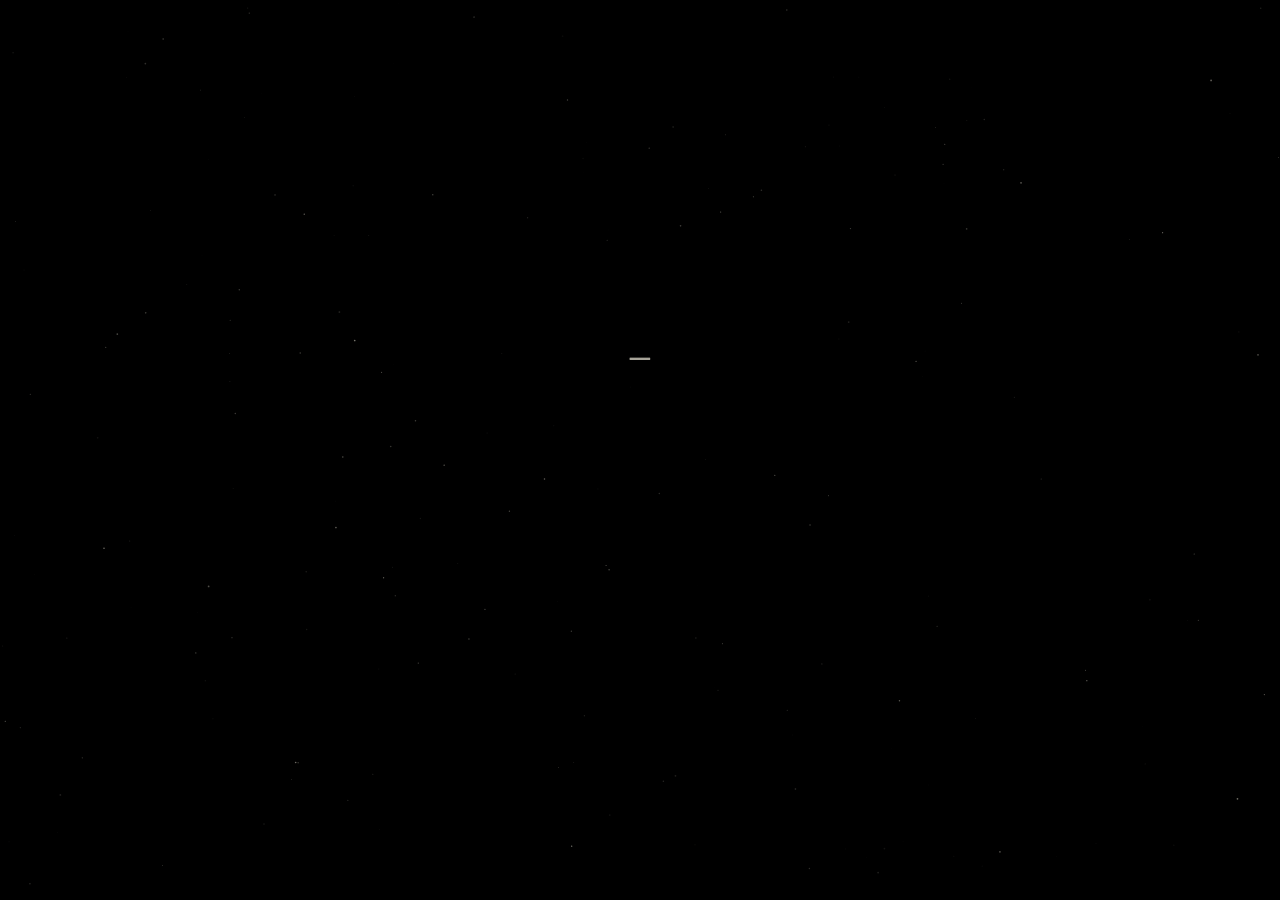
<file: index.html>
<!DOCTYPE html>
<html lang="en">
<head>
  <meta charset="UTF-8">
  <meta name="viewport" content="width=device-width, initial-scale=1.0">
  <title>Riddhi Gupta</title>
  <link rel="preconnect" href="https://fonts.googleapis.com">
  <link rel="preconnect" href="https://fonts.gstatic.com" crossorigin>
  <link href="https://fonts.googleapis.com/css2?family=Courier+Prime:ital,wght@0,400;0,700;1,400&display=swap" rel="stylesheet">
  <style>
    *, *::before, *::after { margin: 0; padding: 0; box-sizing: border-box; }

    html, body {
      width: 100%; height: 100%;
      background: #000;
      font-family: 'Courier Prime', 'Courier New', monospace;
      overflow: hidden;
    }

    /* ── subtle star field ── */
    #stars {
      position: fixed; inset: 0;
      z-index: 0;
    }

    /* ── centre stage ── */
    .stage {
      position: fixed; inset: 0;
      z-index: 1;
      display: flex;
      flex-direction: column;
      align-items: center;
      justify-content: center;
      padding: 0 8%;
      text-align: center;
      gap: 0;
    }

    /* ── quote line ── */
    .quote {
      font-size: clamp(1.45rem, 2.6vw, 2.2rem);
      font-weight: 400;
      color: #ede8d8;
      letter-spacing: 0.025em;
      line-height: 1.5;
      opacity: 0;
      transition: opacity 2s ease;
    }

    /* typewriter underscore cursor */
    .tw-cur {
      display: inline;
      font-weight: 400;
      color: rgba(237, 232, 216, 0.7);
      animation: blink 0.65s step-end infinite;
    }
    .tw-cur.off { display: none; }
    @keyframes blink {
      0%, 100% { opacity: 1; }
      50%       { opacity: 0; }
    }

    /* ── attributions ── */
    .attr {
      margin-top: 1.2rem;
      font-size: clamp(0.85rem, 1.5vw, 1.1rem);
      font-style: italic;
      font-weight: 400;
      color: rgba(237, 232, 216, 0.45);
      letter-spacing: 0.06em;
      opacity: 0;
      transform: translateY(6px);
      transition: opacity 2s ease, transform 2s ease;
    }
    /* Riddhi line fades in faster than Steve Jobs */
    #attr2 {
      transition: opacity 0.5s ease, transform 0.5s ease;
    }

    /* ── button ── */
    .tour {
      display: inline-block;
      margin-top: 5.5rem;
      padding: 0.72rem 2.4rem;
      border: 1px solid rgba(210, 175, 110, 0.38);
      border-radius: 50px;
      background: rgba(210, 175, 110, 0.05);
      color: rgba(218, 185, 120, 0.72);
      font-family: 'Courier Prime', monospace;
      font-size: clamp(0.65rem, 1.1vw, 0.78rem);
      font-weight: 400;
      letter-spacing: 0.22em;
      text-transform: lowercase;
      text-decoration: none;
      opacity: 0;
      transform: translateY(8px);
      transition: opacity 0.5s ease, transform 0.5s ease,
                  color 0.4s, border-color 0.4s, background 0.4s,
                  box-shadow 0.4s;
    }
    .tour:hover {
      color: rgba(230, 200, 140, 1);
      border-color: rgba(210, 175, 110, 0.75);
      background: rgba(210, 175, 110, 0.1);
      box-shadow: 0 0 22px rgba(210, 175, 110, 0.12),
                  inset 0 0 14px rgba(210, 175, 110, 0.05);
    }

    @media (max-width: 600px) {
      .stage { padding: 0 7%; }
    }

    /* ── warp launch overlay — pure black fade ── */
    #warp-overlay {
      position: fixed; inset: 0; z-index: 500;
      background: #000;
      opacity: 0;
      pointer-events: none;
    }
  </style>
</head>
<body>

<canvas id="stars"></canvas>
<div id="warp-overlay"></div>

<div class="stage">
  <p class="quote" id="quote">
    <span id="tw"></span><span class="tw-cur" id="cur">_</span>
  </p>
  <p class="attr"  id="attr1">— steve jobs</p>
  <p class="attr"  id="attr2">— riddhi gupta</p>
  <a  class="tour" id="tour" href="wormhole.html">take a tour of my space</a>
</div>

<script>
/* ── very sparse, faint star field ── */
const canvas = document.getElementById('stars');
const ctx    = canvas.getContext('2d');
let   stars  = [];

function resize() { canvas.width = window.innerWidth; canvas.height = window.innerHeight; }
resize();
window.addEventListener('resize', () => { resize(); buildStars(); });

function buildStars() {
  stars = [];
  const n = Math.floor((canvas.width * canvas.height) / 5500); /* sparse */
  for (let i = 0; i < n; i++) {
    stars.push({
      x:  Math.random() * canvas.width,
      y:  Math.random() * canvas.height,
      r:  Math.random() * 0.8 + 0.1,
      a:  Math.random() * 0.4 + 0.05,
      da: (Math.random() * 0.002 + 0.0005) * (Math.random() > 0.5 ? 1 : -1)
    });
  }
}

function drawStars() {
  ctx.clearRect(0, 0, canvas.width, canvas.height);
  for (const s of stars) {
    s.a += s.da;
    if (s.a > 0.5 || s.a < 0.04) s.da *= -1;
    ctx.save();
    ctx.globalAlpha = Math.max(0.04, s.a);
    ctx.fillStyle   = '#ede8d8';
    ctx.beginPath();
    ctx.arc(s.x, s.y, s.r, 0, Math.PI * 2);
    ctx.fill();
    ctx.restore();
  }
  requestAnimationFrame(drawStars);
}

buildStars();
drawStars();


/* ── animation sequence ── */
const sleep = ms => new Promise(r => setTimeout(r, ms));

function fadeIn(el, { delay = 0, duration = 1000 } = {}) {
  return new Promise(r => {
    setTimeout(() => {
      el.style.opacity   = '1';
      el.style.transform = 'translateY(0)';
      setTimeout(r, duration); /* match transition duration */
    }, delay);
  });
}

async function typewrite(text, speed = 105) {
  const el  = document.getElementById('tw');
  el.textContent = '';
  for (const ch of text) {
    el.textContent += ch;
    const pause = /[.,!?—]/.test(ch)
      ? speed * 5 + Math.random() * 100
      : speed + (Math.random() * 24 - 12);
    await sleep(pause);
  }
}

function startFade(el) {
  el.style.opacity   = '1';
  el.style.transform = 'translateY(0)';
}

async function run() {
  /* 1. quote container fades in */
  await sleep(500);
  await fadeIn(document.getElementById('quote'));

  /* 2. typewriter types the quote */
  await sleep(100);
  await typewrite("I want to put a ding in the universe.");

  /* 3. cursor disappears */
  document.getElementById('cur').classList.add('off');

  /* 4. "— steve jobs" appears 2s after the quote finishes */
  await sleep(2000);
  startFade(document.getElementById('attr1'));

  /* 5. "— riddhi gupta" appears 2s after steve */
  await sleep(2000);
  startFade(document.getElementById('attr2'));

  /* 6. button appears 2s after riddhi */
  await sleep(2000);
  startFade(document.getElementById('tour'));
}

run();

/* ── button click: clean fade to black, tunnel entry lives in wormhole.html ── */
let warping = false;

document.getElementById('tour').addEventListener('click', function(e) {
  e.preventDefault();
  if (warping) return;
  warping = true;

  const stage   = document.querySelector('.stage');
  const overlay = document.getElementById('warp-overlay');

  stage.style.transition = 'opacity 0.22s ease';
  stage.style.opacity    = '0';

  setTimeout(() => {
    overlay.style.transition = 'opacity 0.38s ease';
    overlay.style.opacity    = '1';
    setTimeout(() => { window.location.href = 'wormhole.html'; }, 400);
  }, 140);
});
</script>
</body>
</html>
</file>
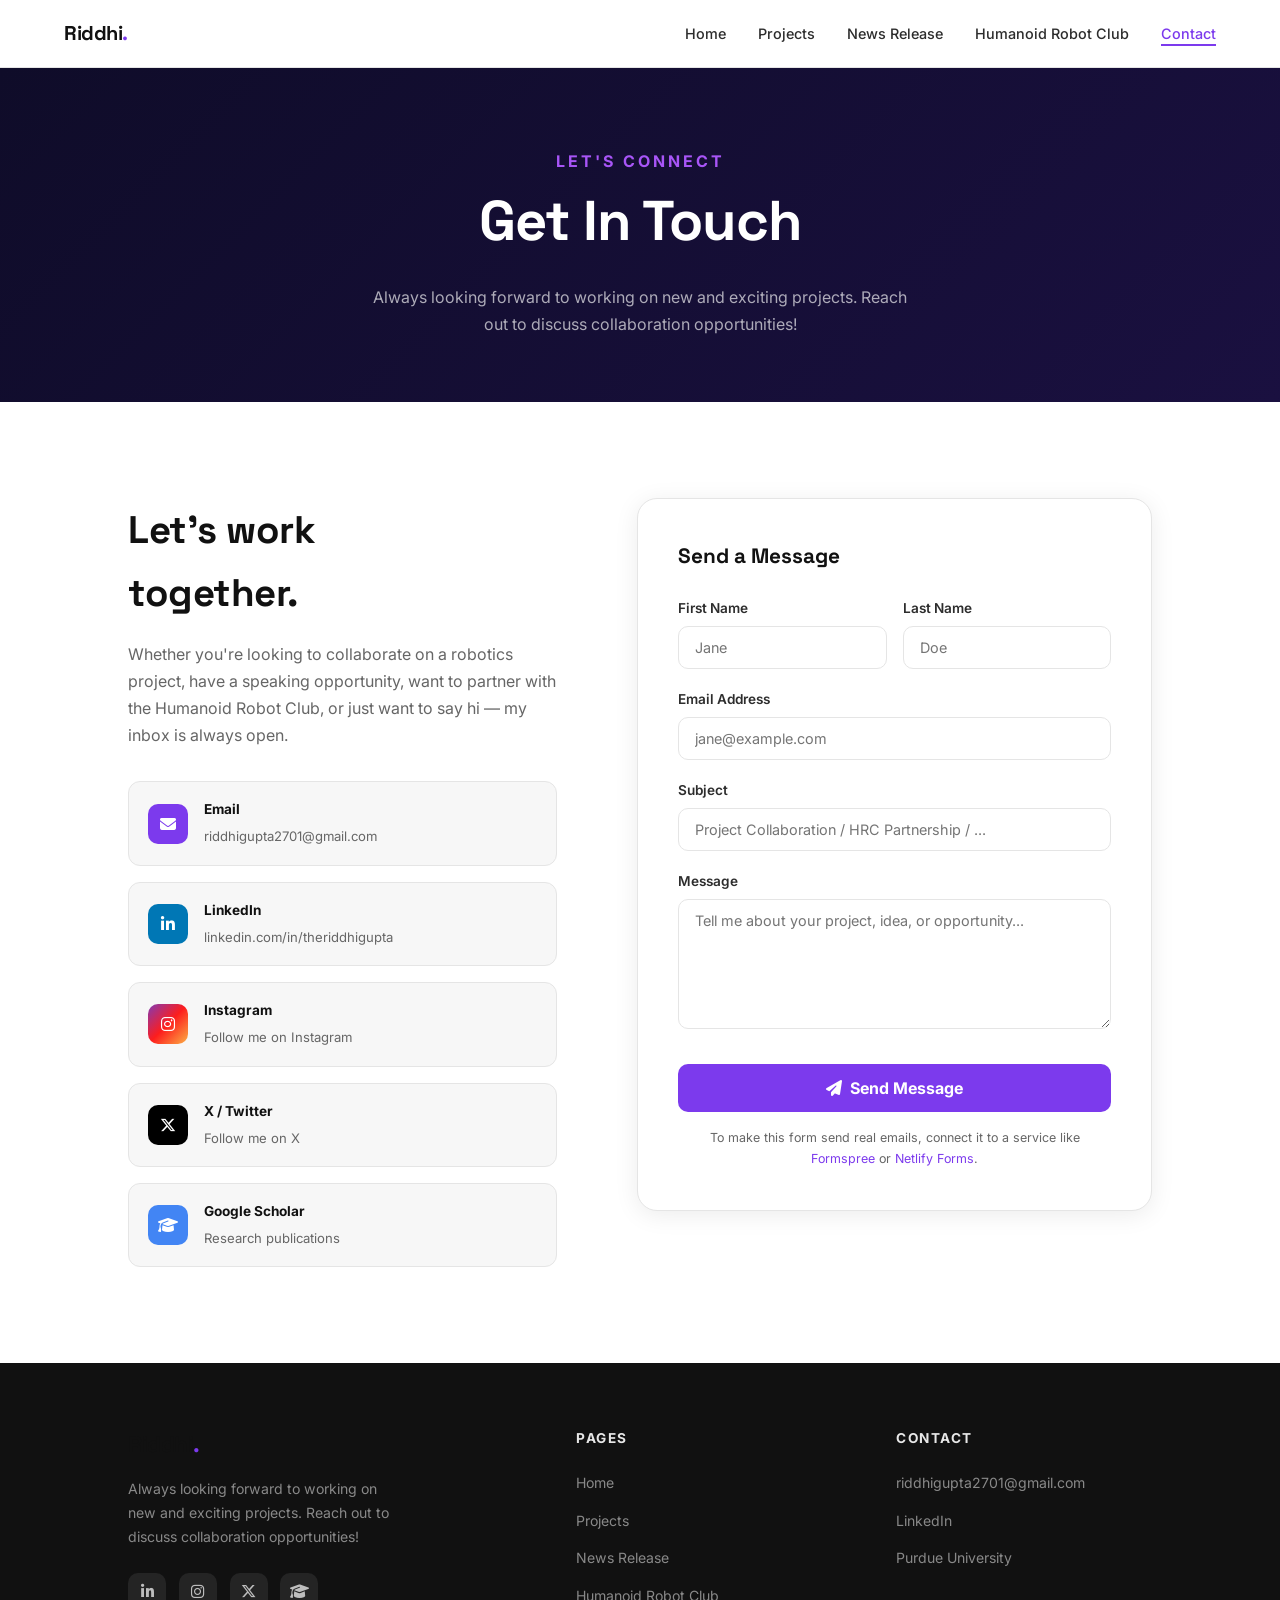
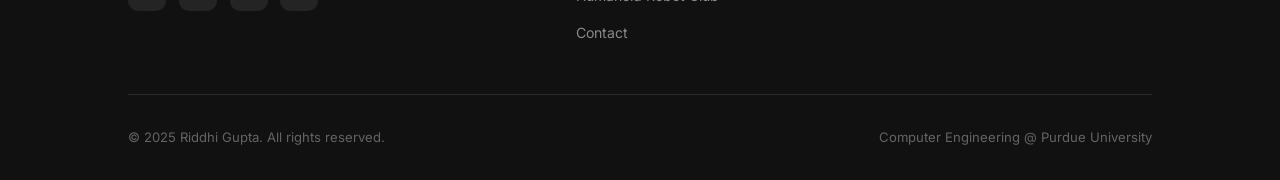
<file: contact.html>
<!DOCTYPE html>
<html lang="en">
<head>
  <meta charset="UTF-8">
  <meta name="viewport" content="width=device-width, initial-scale=1.0">
  <title>Contact — Riddhi Gupta</title>
  <meta name="description" content="Get in touch with Riddhi Gupta — collaborations, opportunities, and questions.">
  <link rel="stylesheet" href="styles.css">
  <link rel="preconnect" href="https://fonts.googleapis.com">
  <link rel="preconnect" href="https://fonts.gstatic.com" crossorigin>
  <link href="https://fonts.googleapis.com/css2?family=Inter:wght@300;400;500;600;700;800&family=Space+Grotesk:wght@400;500;600;700&display=swap" rel="stylesheet">
  <link rel="stylesheet" href="https://cdnjs.cloudflare.com/ajax/libs/font-awesome/6.5.0/css/all.min.css">
  <style>
    .form-success {
      display: none;
      background: #d1fae5;
      border: 1px solid #6ee7b7;
      color: #065f46;
      padding: 1rem 1.5rem;
      border-radius: 10px;
      font-weight: 600;
      margin-top: 1rem;
      text-align: center;
    }
  </style>
</head>
<body>

  <!-- Navigation -->
  <nav class="nav" id="navbar">
    <a href="index.html" class="nav-logo">Riddhi<span>.</span></a>
    <ul class="nav-links">
      <li><a href="index.html">Home</a></li>
      <li><a href="projects.html">Projects</a></li>
      <li><a href="news.html">News Release</a></li>
      <li><a href="hrc.html">Humanoid Robot Club</a></li>
      <li><a href="contact.html" class="active">Contact</a></li>
    </ul>
    <div class="nav-hamburger" id="hamburger" onclick="toggleMenu()">
      <span></span><span></span><span></span>
    </div>
  </nav>
  <div class="nav-mobile" id="mobileNav">
    <a href="index.html" onclick="closeMenu()">Home</a>
    <a href="projects.html" onclick="closeMenu()">Projects</a>
    <a href="news.html" onclick="closeMenu()">News Release</a>
    <a href="hrc.html" onclick="closeMenu()">Humanoid Robot Club</a>
    <a href="contact.html" onclick="closeMenu()">Contact</a>
  </div>

  <!-- Page Hero -->
  <div class="page-top">
    <div class="page-hero">
      <p class="section-label">Let's Connect</p>
      <h1>Get In Touch</h1>
      <p>Always looking forward to working on new and exciting projects. Reach out to discuss collaboration opportunities!</p>
    </div>
  </div>

  <!-- Contact Section -->
  <section>
    <div class="contact-grid">
      <div class="contact-info">
        <h2>Let's work<br>together.</h2>
        <p>Whether you're looking to collaborate on a robotics project, have a speaking opportunity, want to partner with the Humanoid Robot Club, or just want to say hi — my inbox is always open.</p>
        <div class="contact-links">
          <a href="mailto:riddhigupta2701@gmail.com" class="contact-link-item">
            <div class="contact-link-icon"><i class="fa-solid fa-envelope"></i></div>
            <div class="contact-link-text">
              <strong>Email</strong>
              <span>riddhigupta2701@gmail.com</span>
            </div>
          </a>
          <a href="https://linkedin.com/in/theriddhigupta/" target="_blank" rel="noopener" class="contact-link-item">
            <div class="contact-link-icon" style="background:#0077b5;"><i class="fa-brands fa-linkedin-in"></i></div>
            <div class="contact-link-text">
              <strong>LinkedIn</strong>
              <span>linkedin.com/in/theriddhigupta</span>
            </div>
          </a>
          <a href="#" class="contact-link-item">
            <div class="contact-link-icon" style="background:linear-gradient(135deg,#833ab4,#fd1d1d,#fcb045);"><i class="fa-brands fa-instagram"></i></div>
            <div class="contact-link-text">
              <strong>Instagram</strong>
              <span>Follow me on Instagram</span>
            </div>
          </a>
          <a href="#" class="contact-link-item">
            <div class="contact-link-icon" style="background:#000;"><i class="fa-brands fa-x-twitter"></i></div>
            <div class="contact-link-text">
              <strong>X / Twitter</strong>
              <span>Follow me on X</span>
            </div>
          </a>
          <a href="#" class="contact-link-item">
            <div class="contact-link-icon" style="background:#4285f4;"><i class="fa-solid fa-graduation-cap"></i></div>
            <div class="contact-link-text">
              <strong>Google Scholar</strong>
              <span>Research publications</span>
            </div>
          </a>
        </div>
      </div>

      <div class="contact-form">
        <h3>Send a Message</h3>
        <form id="contactForm" onsubmit="submitForm(event)">
          <div class="form-row">
            <div class="form-group">
              <label for="firstName">First Name</label>
              <input type="text" id="firstName" name="firstName" placeholder="Jane" required>
            </div>
            <div class="form-group">
              <label for="lastName">Last Name</label>
              <input type="text" id="lastName" name="lastName" placeholder="Doe" required>
            </div>
          </div>
          <div class="form-group">
            <label for="email">Email Address</label>
            <input type="email" id="email" name="email" placeholder="jane@example.com" required>
          </div>
          <div class="form-group">
            <label for="subject">Subject</label>
            <input type="text" id="subject" name="subject" placeholder="Project Collaboration / HRC Partnership / ...">
          </div>
          <div class="form-group">
            <label for="message">Message</label>
            <textarea id="message" name="message" placeholder="Tell me about your project, idea, or opportunity..." required></textarea>
          </div>
          <button type="submit" class="form-submit">
            <i class="fa-solid fa-paper-plane"></i> &nbsp;Send Message
          </button>
          <div class="form-success" id="formSuccess">
            ✅ Message sent! I'll get back to you soon.
          </div>
        </form>
        <p style="font-size:0.78rem;color:var(--text-muted);margin-top:1rem;text-align:center;">
          To make this form send real emails, connect it to a service like <a href="https://formspree.io" target="_blank" style="color:var(--accent);">Formspree</a> or <a href="https://netlify.com/products/forms/" target="_blank" style="color:var(--accent);">Netlify Forms</a>.
        </p>
      </div>
    </div>
  </section>

  <!-- Footer -->
  <footer>
    <div class="footer-top">
      <div class="footer-brand">
        <div class="nav-logo">Riddhi<span>.</span></div>
        <p>Always looking forward to working on new and exciting projects. Reach out to discuss collaboration opportunities!</p>
        <div class="footer-social">
          <a href="https://linkedin.com/in/theriddhigupta/" target="_blank" class="social-icon"><i class="fa-brands fa-linkedin-in"></i></a>
          <a href="#" class="social-icon"><i class="fa-brands fa-instagram"></i></a>
          <a href="#" class="social-icon"><i class="fa-brands fa-x-twitter"></i></a>
          <a href="#" class="social-icon"><i class="fa-solid fa-graduation-cap"></i></a>
        </div>
      </div>
      <div class="footer-col">
        <h4>Pages</h4>
        <ul>
          <li><a href="index.html">Home</a></li>
          <li><a href="projects.html">Projects</a></li>
          <li><a href="news.html">News Release</a></li>
          <li><a href="hrc.html">Humanoid Robot Club</a></li>
          <li><a href="contact.html">Contact</a></li>
        </ul>
      </div>
      <div class="footer-col">
        <h4>Contact</h4>
        <ul>
          <li><a href="mailto:riddhigupta2701@gmail.com">riddhigupta2701@gmail.com</a></li>
          <li><a href="https://linkedin.com/in/theriddhigupta/" target="_blank">LinkedIn</a></li>
          <li><a href="#">Purdue University</a></li>
        </ul>
      </div>
    </div>
    <div class="footer-bottom">
      <span>&copy; 2025 Riddhi Gupta. All rights reserved.</span>
      <span>Computer Engineering @ Purdue University</span>
    </div>
  </footer>

  <script src="script.js"></script>
</body>
</html>
</file>
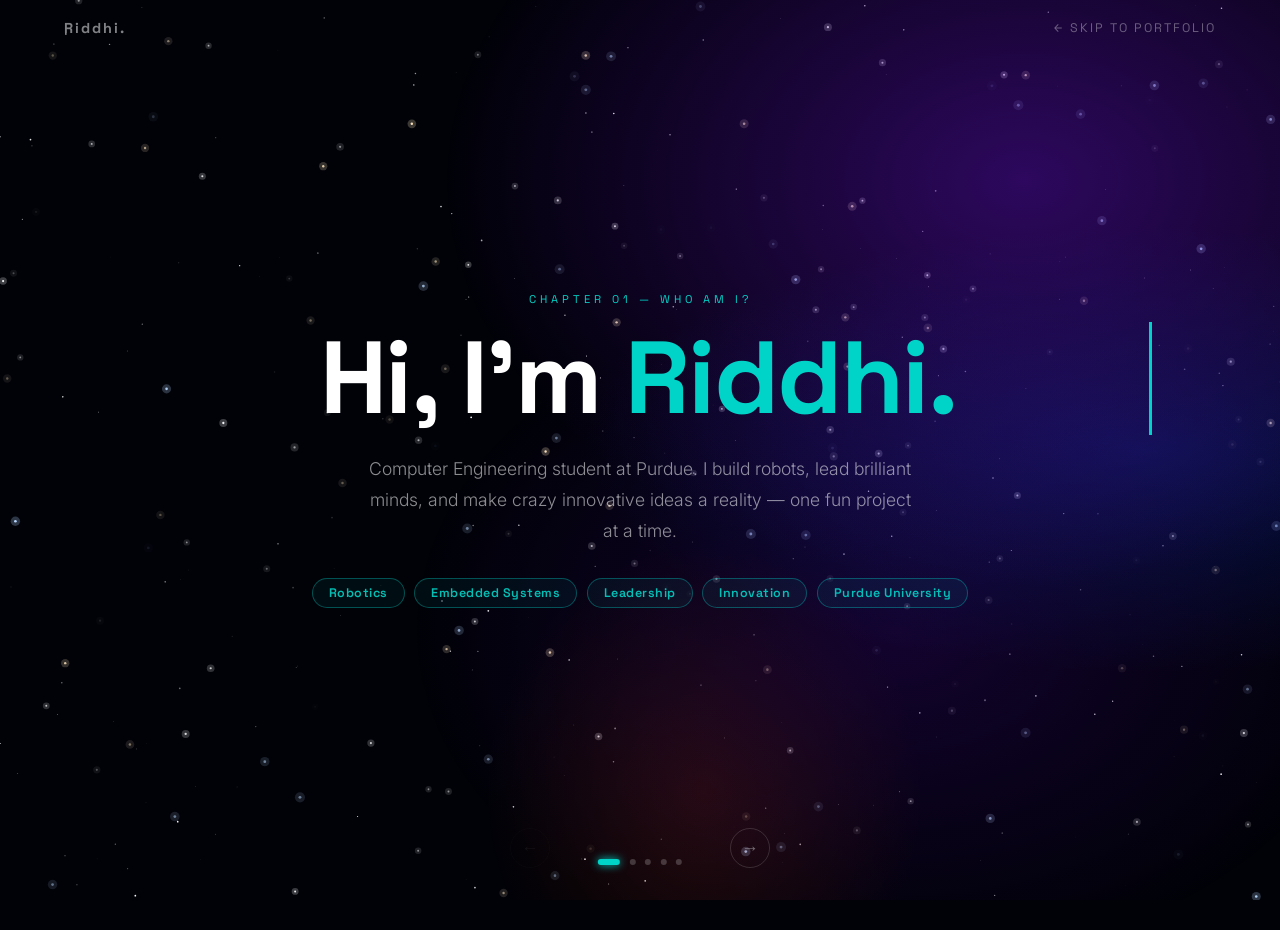
<file: experience.html>
<!DOCTYPE html>
<html lang="en">
<head>
  <meta charset="UTF-8">
  <meta name="viewport" content="width=device-width, initial-scale=1.0">
  <title>Experience — Riddhi Gupta</title>
  <link rel="preconnect" href="https://fonts.googleapis.com">
  <link rel="preconnect" href="https://fonts.gstatic.com" crossorigin>
  <link href="https://fonts.googleapis.com/css2?family=Space+Grotesk:wght@300;400;500;600;700&family=Inter:wght@300;400;500;600&display=swap" rel="stylesheet">
  <style>
    *, *::before, *::after { margin:0; padding:0; box-sizing:border-box; }

    :root {
      --teal: #00d4c8;
      --purple: #7b2fff;
      --space: #010208;
    }

    html { font-size: 16px; }
    body {
      font-family: 'Space Grotesk', sans-serif;
      background: var(--space);
      color: #fff;
      overflow: hidden;
      height: 100vh;
      width: 100vw;
    }

    /* ── Stars ── */
    #stars {
      position: fixed; inset:0; z-index:0;
    }

    /* ── Nebula bg ── */
    .nebula {
      position: fixed; inset:0; z-index:1; pointer-events:none;
      background:
        radial-gradient(ellipse at 80% 20%, rgba(100,15,200,0.45) 0%, transparent 40%),
        radial-gradient(ellipse at 90% 50%, rgba(15,50,200,0.3)  0%, transparent 35%),
        radial-gradient(ellipse at 70% 70%, rgba(50,5,110,0.38)  0%, transparent 38%),
        radial-gradient(ellipse at 55% 88%, rgba(255,70,0,0.14)  0%, transparent 22%);
    }

    /* ── Slide system ── */
    .slide-container {
      position: relative; z-index:2;
      width: 100vw; height: 100vh;
    }

    .slide {
      position: absolute; inset:0;
      display: flex;
      align-items: center;
      justify-content: center;
      padding: 6% 10%;
      opacity: 0;
      pointer-events: none;
      transition: opacity 0.7s ease, transform 0.7s ease;
      transform: translateY(30px);
    }
    .slide.active {
      opacity: 1;
      pointer-events: all;
      transform: translateY(0);
    }
    .slide.exit {
      opacity: 0;
      transform: translateY(-30px);
      transition: opacity 0.4s ease, transform 0.4s ease;
    }

    /* ── Nav bar ── */
    .topbar {
      position: fixed; top:0; left:0; right:0;
      z-index: 100;
      display: flex;
      align-items: center;
      justify-content: space-between;
      padding: 1.2rem 5%;
    }
    .topbar-logo {
      font-size: 0.9rem;
      font-weight: 700;
      letter-spacing: 2px;
      color: rgba(255,255,255,0.5);
      text-decoration: none;
    }
    .topbar-back {
      font-size: 0.78rem;
      letter-spacing: 2px;
      text-transform: uppercase;
      color: rgba(255,255,255,0.35);
      text-decoration: none;
      display: flex; align-items:center; gap:0.4rem;
      transition: color 0.2s;
    }
    .topbar-back:hover { color: var(--teal); }

    /* ── Progress dots ── */
    .progress {
      position: fixed;
      bottom: 2.2rem;
      left: 50%; transform: translateX(-50%);
      z-index: 100;
      display: flex;
      gap: 0.6rem;
      align-items: center;
    }
    .dot {
      width: 6px; height: 6px;
      border-radius: 50%;
      background: rgba(255,255,255,0.2);
      cursor: pointer;
      transition: all 0.3s;
    }
    .dot.active {
      background: var(--teal);
      width: 22px;
      border-radius: 3px;
      box-shadow: 0 0 8px var(--teal);
    }

    /* ── Arrows ── */
    .arrow {
      position: fixed;
      bottom: 2rem;
      z-index: 100;
      background: none;
      border: 1px solid rgba(255,255,255,0.15);
      color: rgba(255,255,255,0.4);
      width: 40px; height: 40px;
      border-radius: 50%;
      font-size: 1.1rem;
      cursor: pointer;
      display: flex; align-items:center; justify-content:center;
      transition: all 0.2s;
    }
    .arrow:hover { border-color: var(--teal); color: var(--teal); }
    .arrow.prev { right: calc(50% + 90px); }
    .arrow.next { left:  calc(50% + 90px); }
    .arrow:disabled { opacity: 0.15; cursor: default; }

    /* ── Shared typography ── */
    .label {
      font-size: 0.7rem;
      letter-spacing: 4px;
      text-transform: uppercase;
      color: var(--teal);
      margin-bottom: 1rem;
    }
    .big-title {
      font-size: clamp(2.8rem, 6vw, 5.5rem);
      font-weight: 700;
      line-height: 1.1;
      letter-spacing: -1.5px;
    }
    .sub {
      font-family: 'Inter', sans-serif;
      font-size: clamp(0.95rem, 1.4vw, 1.1rem);
      color: rgba(255,255,255,0.55);
      line-height: 1.75;
      font-weight: 300;
      max-width: 520px;
      margin-top: 1.2rem;
    }

    /* Teal highlight word */
    .hi { color: var(--teal); }

    /* ─────────────────────────────────────
       Slide 1: Intro
    ───────────────────────────────────── */
    #slide-1 { flex-direction: column; text-align: center; }
    #slide-1 .big-title { font-size: clamp(3rem, 8vw, 7rem); }
    #slide-1 .sub { max-width: 560px; margin: 1.2rem auto 0; }

    .typewriter {
      overflow: hidden;
      border-right: 3px solid var(--teal);
      white-space: nowrap;
      animation: typing 1.2s steps(14,end) 0.3s both, blink 0.75s step-end infinite;
    }
    @keyframes typing {
      from { width: 0; } to { width: 100%; }
    }
    @keyframes blink {
      0%,100% { border-color: var(--teal); }
      50% { border-color: transparent; }
    }

    .tag-row {
      display: flex; flex-wrap: wrap; gap: 0.6rem;
      justify-content: center;
      margin-top: 2rem;
    }
    .chip {
      font-size: 0.78rem;
      font-weight: 600;
      padding: 0.35rem 1rem;
      border-radius: 999px;
      border: 1px solid rgba(0,212,200,0.35);
      color: rgba(0,212,200,0.9);
      background: rgba(0,212,200,0.06);
      letter-spacing: 0.5px;
    }

    /* ─────────────────────────────────────
       Slide 2: Projects
    ───────────────────────────────────── */
    #slide-2 { flex-direction: column; }
    .proj-grid {
      display: grid;
      grid-template-columns: repeat(2, 1fr);
      gap: 1rem;
      margin-top: 2rem;
      width: 100%;
      max-width: 820px;
    }
    .proj-card {
      background: rgba(255,255,255,0.04);
      border: 1px solid rgba(255,255,255,0.08);
      border-radius: 14px;
      padding: 1.3rem 1.5rem;
      transition: all 0.3s;
    }
    .proj-card:hover {
      background: rgba(0,212,200,0.07);
      border-color: rgba(0,212,200,0.3);
      transform: translateY(-3px);
    }
    .proj-icon { font-size: 1.8rem; margin-bottom: 0.6rem; }
    .proj-card h3 {
      font-size: 0.95rem;
      font-weight: 700;
      margin-bottom: 0.4rem;
      color: #fff;
    }
    .proj-card p {
      font-family: 'Inter', sans-serif;
      font-size: 0.82rem;
      color: rgba(255,255,255,0.45);
      line-height: 1.55;
      font-weight: 300;
    }

    /* ─────────────────────────────────────
       Slide 3: HRC
    ───────────────────────────────────── */
    #slide-3 {
      display: grid;
      grid-template-columns: 1fr 1fr;
      gap: 5rem;
      align-items: center;
    }
    .hrc-stats {
      display: grid;
      grid-template-columns: 1fr 1fr;
      gap: 1.2rem;
    }
    .stat-box {
      background: rgba(255,255,255,0.04);
      border: 1px solid rgba(255,255,255,0.08);
      border-radius: 14px;
      padding: 1.3rem;
      text-align: center;
    }
    .stat-box .num {
      font-size: 2.6rem;
      font-weight: 700;
      color: var(--teal);
      line-height: 1;
      margin-bottom: 0.3rem;
    }
    .stat-box .stat-label {
      font-size: 0.75rem;
      color: rgba(255,255,255,0.4);
      letter-spacing: 0.5px;
      font-family: 'Inter', sans-serif;
      font-weight: 300;
    }

    /* ─────────────────────────────────────
       Slide 4: Skills
    ───────────────────────────────────── */
    #slide-4 { flex-direction: column; }
    .skills-cloud {
      display: flex;
      flex-wrap: wrap;
      gap: 0.6rem;
      margin-top: 2rem;
      max-width: 780px;
      justify-content: center;
    }
    .skill-pill {
      font-family: 'Inter', sans-serif;
      font-size: 0.8rem;
      font-weight: 500;
      padding: 0.38rem 1rem;
      border-radius: 999px;
      background: rgba(255,255,255,0.05);
      border: 1px solid rgba(255,255,255,0.1);
      color: rgba(255,255,255,0.7);
      cursor: default;
      transition: all 0.2s;
    }
    .skill-pill:hover {
      background: rgba(0,212,200,0.12);
      border-color: rgba(0,212,200,0.4);
      color: var(--teal);
    }
    .skill-pill.highlight {
      background: rgba(0,212,200,0.1);
      border-color: rgba(0,212,200,0.35);
      color: rgba(0,212,200,0.9);
    }

    /* ─────────────────────────────────────
       Slide 5: Contact
    ───────────────────────────────────── */
    #slide-5 { flex-direction: column; text-align: center; align-items: center; }
    #slide-5 .big-title { font-size: clamp(2.4rem, 5vw, 4.5rem); }
    .cta-row {
      display: flex;
      gap: 1rem;
      flex-wrap: wrap;
      justify-content: center;
      margin-top: 2.5rem;
    }
    .cta-btn {
      display: inline-flex;
      align-items: center;
      gap: 0.55rem;
      padding: 0.9rem 2rem;
      border-radius: 50px;
      font-family: 'Space Grotesk', sans-serif;
      font-size: 0.9rem;
      font-weight: 700;
      letter-spacing: 0.4px;
      text-decoration: none;
      transition: all 0.3s;
      cursor: pointer;
    }
    .cta-teal {
      background: rgba(0,212,200,0.12);
      border: 1.5px solid var(--teal);
      color: var(--teal);
    }
    .cta-teal:hover {
      background: rgba(0,212,200,0.22);
      box-shadow: 0 0 30px rgba(0,212,200,0.35);
      transform: translateY(-3px);
    }
    .cta-white {
      background: rgba(255,255,255,0.06);
      border: 1.5px solid rgba(255,255,255,0.3);
      color: #fff;
    }
    .cta-white:hover {
      background: rgba(255,255,255,0.12);
      border-color: rgba(255,255,255,0.6);
      transform: translateY(-3px);
    }

    /* ── Responsive ── */
    @media (max-width: 700px) {
      #slide-3 { grid-template-columns: 1fr; gap: 2rem; }
      .proj-grid { grid-template-columns: 1fr; }
      .slide { padding: 14% 6% 8%; }
    }
  </style>
</head>
<body>

<canvas id="stars"></canvas>
<div class="nebula"></div>

<!-- Top bar -->
<div class="topbar">
  <a href="index.html" class="topbar-logo">Riddhi.</a>
  <a href="home.html" class="topbar-back">
    <svg width="12" height="12" viewBox="0 0 24 24" fill="currentColor"><path d="M19 11H7.83l4.88-4.88c.39-.39.39-1.03 0-1.42-.39-.39-1.02-.39-1.41 0l-6.59 6.59c-.39.39-.39 1.02 0 1.41l6.59 6.59c.39.39 1.02.39 1.41 0 .39-.39.39-1.02 0-1.41L7.83 13H19c.55 0 1-.45 1-1s-.45-1-1-1z"/></svg>
    Skip to Portfolio
  </a>
</div>

<!-- Slides -->
<div class="slide-container">

  <!-- Slide 1: Intro -->
  <div class="slide active" id="slide-1">
    <div class="label">Chapter 01 — Who Am I?</div>
    <div class="big-title typewriter">Hi, I'm <span class="hi">Riddhi.</span></div>
    <p class="sub">Computer Engineering student at Purdue. I build robots, lead brilliant minds, and make crazy innovative ideas a reality — one fun project at a time.</p>
    <div class="tag-row">
      <span class="chip">Robotics</span>
      <span class="chip">Embedded Systems</span>
      <span class="chip">Leadership</span>
      <span class="chip">Innovation</span>
      <span class="chip">Purdue University</span>
    </div>
  </div>

  <!-- Slide 2: Projects -->
  <div class="slide" id="slide-2">
    <div class="label">Chapter 02 — What I Build</div>
    <div class="big-title" style="font-size:clamp(2rem,4vw,3.5rem);">I Build <span class="hi">Robots.</span></div>
    <div class="proj-grid">
      <div class="proj-card">
        <div class="proj-icon">☀️</div>
        <h3>Self-Sterilizing Solar Bottle</h3>
        <p>Solar panel + UV LEDs to sterilize microplastics via photocatalytic reactions — clean water, no power grid needed.</p>
      </div>
      <div class="proj-card">
        <div class="proj-icon">🧂</div>
        <h3>Smart Spice Box</h3>
        <p>Recommends spices for 999 dishes. Perfect for beginner cooks who don't know where to start.</p>
      </div>
      <div class="proj-card">
        <div class="proj-icon">🦿</div>
        <h3>Mini Humanoid Legs</h3>
        <p>Bipedal walking controlled by Arduino Uno with a custom shield and IMU sensors for real-time balance.</p>
      </div>
      <div class="proj-card">
        <div class="proj-icon">🤖</div>
        <h3>Walking Robot Dog</h3>
        <p>In progress — lightweight quadruped with 4 DoF per leg. Smooth gaits via inverse kinematics.</p>
      </div>
    </div>
  </div>

  <!-- Slide 3: HRC -->
  <div class="slide" id="slide-3">
    <div>
      <div class="label">Chapter 03 — What I Lead</div>
      <div class="big-title">I Lead <span class="hi">Teams.</span></div>
      <p class="sub" style="max-width:380px;">Co-founder &amp; VP of the Humanoid Robot Club — Purdue's first-ever student group building a walking humanoid for space exploration. We built this in 6 months.</p>
    </div>
    <div class="hrc-stats">
      <div class="stat-box">
        <div class="num" data-target="800">0</div>
        <div class="stat-label">Members</div>
      </div>
      <div class="stat-box">
        <div class="num" data-target="8">0</div>
        <div class="stat-label">Faculty Advisors</div>
      </div>
      <div class="stat-box">
        <div class="num" data-target="10">0</div>
        <div class="stat-label">Corporate Partners</div>
      </div>
      <div class="stat-box">
        <div class="num" data-target="6">0</div>
        <div class="stat-label">Months to Build This</div>
      </div>
    </div>
  </div>

  <!-- Slide 4: Skills -->
  <div class="slide" id="slide-4">
    <div class="label">Chapter 04 — What I Know</div>
    <div class="big-title" style="font-size:clamp(2rem,4vw,3.5rem);">I Have the <span class="hi">Skills.</span></div>
    <div class="skills-cloud">
      <span class="skill-pill highlight">C / C++</span>
      <span class="skill-pill highlight">Python</span>
      <span class="skill-pill">Arduino</span>
      <span class="skill-pill highlight">ROS</span>
      <span class="skill-pill">Raspberry Pi</span>
      <span class="skill-pill">IMU Sensors</span>
      <span class="skill-pill">Servo Motors</span>
      <span class="skill-pill highlight">SolidWorks</span>
      <span class="skill-pill">Fusion 360</span>
      <span class="skill-pill">Altium Designer</span>
      <span class="skill-pill">KiCAD</span>
      <span class="skill-pill highlight">MATLAB</span>
      <span class="skill-pill">Java</span>
      <span class="skill-pill">Flutter</span>
      <span class="skill-pill">PID Control</span>
      <span class="skill-pill">I2C / CAN</span>
      <span class="skill-pill">PCB Design</span>
      <span class="skill-pill">Soldering</span>
      <span class="skill-pill">Linux</span>
      <span class="skill-pill">GitHub</span>
      <span class="skill-pill">SQL</span>
      <span class="skill-pill">Siemens NX</span>
    </div>
  </div>

  <!-- Slide 5: CTA -->
  <div class="slide" id="slide-5">
    <div class="label">Chapter 05 — What's Next</div>
    <div class="big-title">Let's Build<br>Something <span class="hi">Amazing.</span></div>
    <p class="sub" style="max-width:500px;margin:1.2rem auto 0;">Always looking for new collaborations, projects, and opportunities to push what's possible. Reach out — let's talk.</p>
    <div class="cta-row">
      <a href="mailto:riddhigupta2701@gmail.com" class="cta-btn cta-teal">✉️ &nbsp;Email Me</a>
      <a href="https://linkedin.com/in/theriddhigupta/" target="_blank" class="cta-btn cta-white">LinkedIn →</a>
      <a href="home.html" class="cta-btn cta-white">See Portfolio →</a>
    </div>
  </div>

</div><!-- /slide-container -->

<!-- Nav controls -->
<button class="arrow prev" id="prevBtn" onclick="changeSlide(-1)" disabled>&#8592;</button>
<div class="progress" id="progress"></div>
<button class="arrow next" id="nextBtn" onclick="changeSlide(1)">&#8594;</button>

<script>
  /* ── Stars ── */
  const canvas = document.getElementById('stars');
  const ctx = canvas.getContext('2d');
  let stars = [];
  function resize() { canvas.width = window.innerWidth; canvas.height = window.innerHeight; }
  resize();
  window.addEventListener('resize', () => { resize(); buildStars(); });
  function buildStars() {
    stars = [];
    const n = Math.floor((canvas.width * canvas.height) / 2800);
    for (let i = 0; i < n; i++) {
      const s = Math.random();
      stars.push({
        x: Math.random()*canvas.width, y: Math.random()*canvas.height,
        r: s*1.3+0.15, a: Math.random(),
        da: (Math.random()*0.005+0.001)*(Math.random()>0.5?1:-1),
        color: s>0.88?'#b8d8ff':s>0.78?'#ffe8c0':'#fff'
      });
    }
  }
  function drawStars() {
    ctx.clearRect(0,0,canvas.width,canvas.height);
    for (const s of stars) {
      s.a += s.da;
      if (s.a>1||s.a<0.04) s.da*=-1;
      ctx.save(); ctx.globalAlpha=Math.max(0.04,Math.abs(s.a));
      ctx.fillStyle=s.color; ctx.beginPath();
      ctx.arc(s.x,s.y,s.r,0,Math.PI*2); ctx.fill();
      if (s.r>0.9) { ctx.globalAlpha*=0.25; ctx.beginPath(); ctx.arc(s.x,s.y,s.r*3.5,0,Math.PI*2); ctx.fill(); }
      ctx.restore();
    }
    requestAnimationFrame(drawStars);
  }
  buildStars(); drawStars();

  /* ── Slide system ── */
  const slides   = document.querySelectorAll('.slide');
  const totalSlides = slides.length;
  let current    = 0;
  let animating  = false;

  const progress = document.getElementById('progress');
  const prevBtn  = document.getElementById('prevBtn');
  const nextBtn  = document.getElementById('nextBtn');

  /* Build dots */
  for (let i = 0; i < totalSlides; i++) {
    const d = document.createElement('div');
    d.className = 'dot' + (i===0?' active':'');
    d.addEventListener('click', () => changeSlide(i - current));
    progress.appendChild(d);
  }

  function changeSlide(delta) {
    const target = current + delta;
    if (target < 0 || target >= totalSlides || animating) return;
    animating = true;

    slides[current].classList.add('exit');
    slides[current].classList.remove('active');

    setTimeout(() => {
      slides[current].classList.remove('exit');
      current = target;
      slides[current].classList.add('active');

      /* trigger stat counters on slide 3 */
      if (current === 2) countStats();

      /* update dots */
      document.querySelectorAll('.dot').forEach((d,i) => {
        d.classList.toggle('active', i === current);
      });

      prevBtn.disabled = current === 0;
      nextBtn.disabled = current === totalSlides - 1;
      animating = false;
    }, 420);
  }

  /* Keyboard + click */
  document.addEventListener('keydown', e => {
    if (e.code === 'ArrowRight' || e.code === 'Space') { e.preventDefault(); changeSlide(1); }
    if (e.code === 'ArrowLeft')  changeSlide(-1);
  });

  /* ── Animated counters for slide 3 ── */
  let counted = false;
  function countStats() {
    if (counted) return;
    counted = true;
    document.querySelectorAll('.stat-box .num').forEach(el => {
      const target = parseInt(el.dataset.target, 10);
      const suffix = target >= 800 ? '+' : target === 10 ? '+' : '';
      let current  = 0;
      const step   = Math.ceil(target / 40);
      const iv = setInterval(() => {
        current = Math.min(current + step, target);
        el.textContent = current + suffix;
        if (current >= target) clearInterval(iv);
      }, 35);
    });
  }
</script>
</body>
</html>
</file>
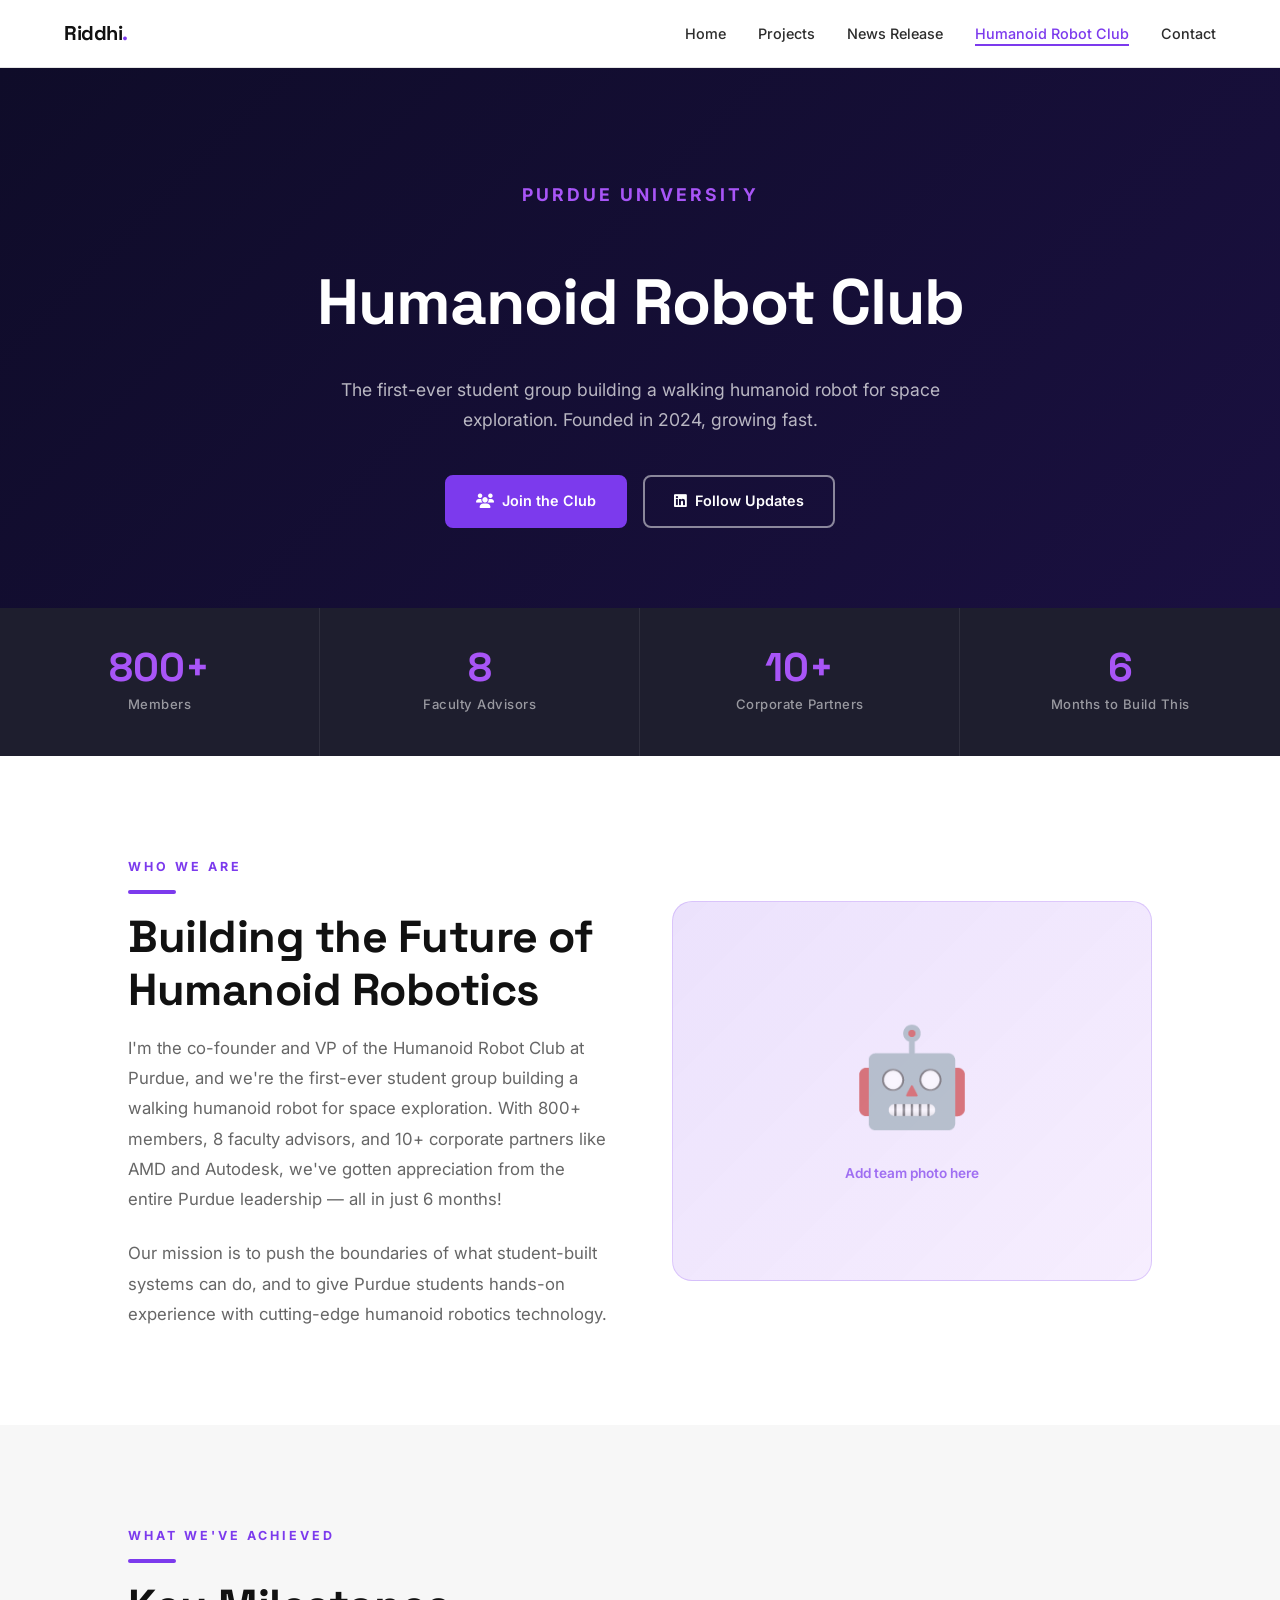
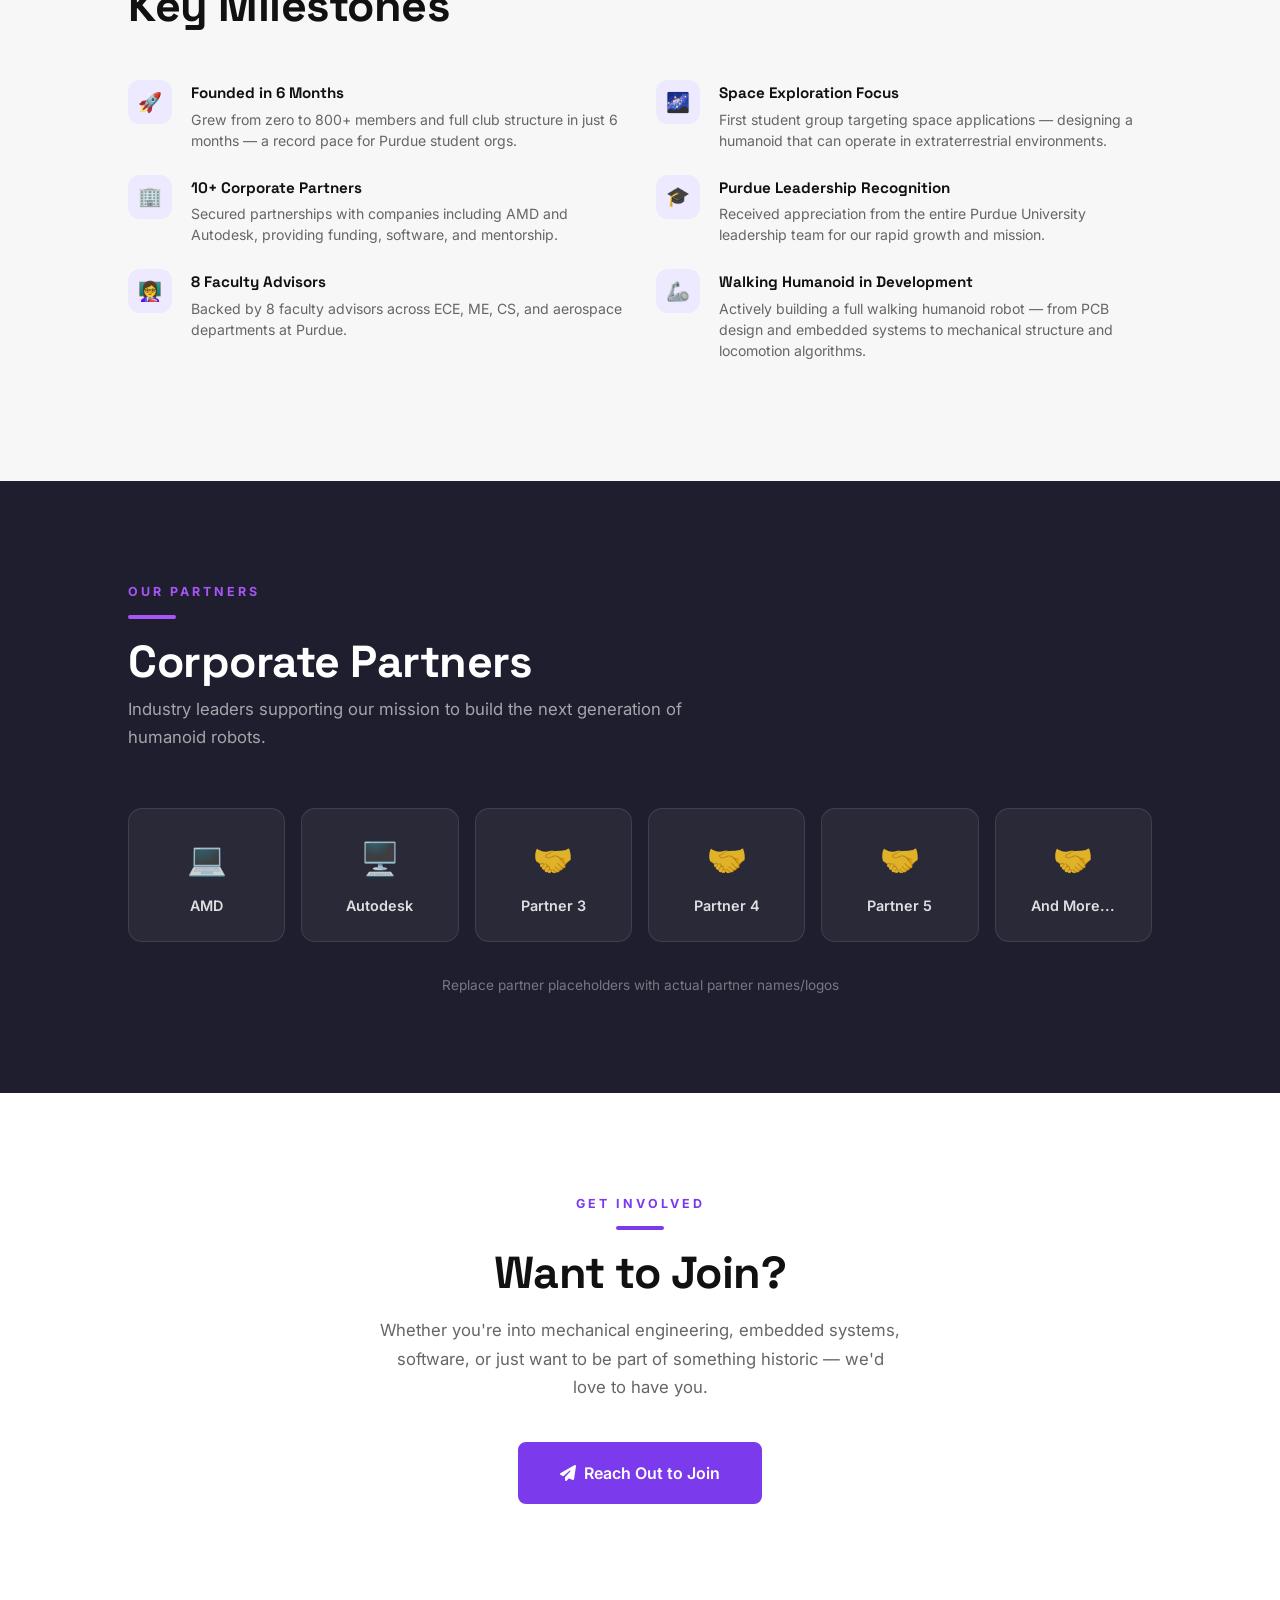
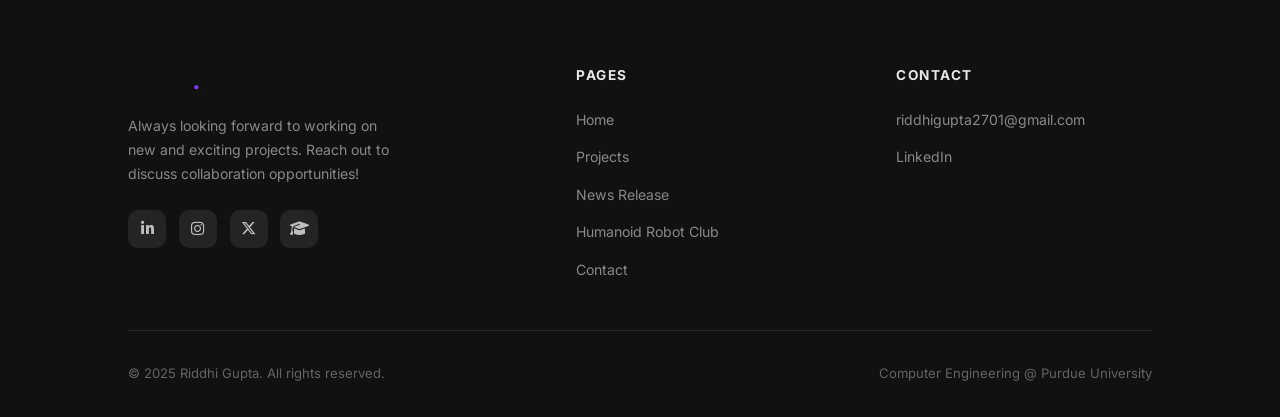
<file: hrc.html>
<!DOCTYPE html>
<html lang="en">
<head>
  <meta charset="UTF-8">
  <meta name="viewport" content="width=device-width, initial-scale=1.0">
  <title>Humanoid Robot Club — Riddhi Gupta</title>
  <meta name="description" content="Humanoid Robot Club at Purdue — co-founded by Riddhi Gupta. Building a walking humanoid robot for space exploration.">
  <link rel="stylesheet" href="styles.css">
  <link rel="preconnect" href="https://fonts.googleapis.com">
  <link rel="preconnect" href="https://fonts.gstatic.com" crossorigin>
  <link href="https://fonts.googleapis.com/css2?family=Inter:wght@300;400;500;600;700;800&family=Space+Grotesk:wght@400;500;600;700&display=swap" rel="stylesheet">
  <link rel="stylesheet" href="https://cdnjs.cloudflare.com/ajax/libs/font-awesome/6.5.0/css/all.min.css">
  <style>
    .hrc-about-grid {
      display: grid;
      grid-template-columns: 1fr 1fr;
      gap: 4rem;
      align-items: center;
    }
    .hrc-img {
      height: 380px;
      background: linear-gradient(135deg, rgba(124,58,237,0.15), rgba(168,85,247,0.1));
      border: 1px solid rgba(124,58,237,0.2);
      border-radius: 20px;
      display: flex;
      align-items: center;
      justify-content: center;
      overflow: hidden;
    }
    .hrc-img img { width:100%; height:100%; object-fit:cover; border-radius:20px; }
    .hrc-milestone {
      display: flex;
      gap: 1.2rem;
      align-items: flex-start;
      margin-bottom: 1.5rem;
    }
    .hrc-milestone-icon {
      width: 44px; height: 44px;
      background: var(--accent-light);
      border-radius: 12px;
      display: flex;
      align-items: center;
      justify-content: center;
      font-size: 1.2rem;
      flex-shrink: 0;
    }
    .hrc-milestone h4 {
      font-family: var(--font-display);
      font-size: 0.95rem;
      font-weight: 700;
      color: var(--dark);
      margin-bottom: 0.2rem;
    }
    .hrc-milestone p {
      font-size: 0.88rem;
      color: var(--text-muted);
      line-height: 1.5;
    }
    .partner-grid {
      display: grid;
      grid-template-columns: repeat(auto-fit, minmax(140px, 1fr));
      gap: 1rem;
    }
    .partner-card {
      background: rgba(255,255,255,0.05);
      border: 1px solid rgba(255,255,255,0.1);
      border-radius: 14px;
      padding: 1.5rem 1rem;
      text-align: center;
      font-size: 0.9rem;
      font-weight: 600;
      color: rgba(255,255,255,0.85);
      transition: background 0.2s, border-color 0.2s;
    }
    .partner-card:hover {
      background: rgba(124,58,237,0.15);
      border-color: rgba(124,58,237,0.4);
    }
    .partner-card .partner-icon { font-size: 2rem; display: block; margin-bottom: 0.5rem; }
    @media (max-width: 900px) {
      .hrc-about-grid { grid-template-columns: 1fr; }
    }
  </style>
</head>
<body>

  <!-- Navigation -->
  <nav class="nav" id="navbar">
    <a href="index.html" class="nav-logo">Riddhi<span>.</span></a>
    <ul class="nav-links">
      <li><a href="index.html">Home</a></li>
      <li><a href="projects.html">Projects</a></li>
      <li><a href="news.html">News Release</a></li>
      <li><a href="hrc.html" class="active">Humanoid Robot Club</a></li>
      <li><a href="contact.html">Contact</a></li>
    </ul>
    <div class="nav-hamburger" id="hamburger" onclick="toggleMenu()">
      <span></span><span></span><span></span>
    </div>
  </nav>
  <div class="nav-mobile" id="mobileNav">
    <a href="index.html" onclick="closeMenu()">Home</a>
    <a href="projects.html" onclick="closeMenu()">Projects</a>
    <a href="news.html" onclick="closeMenu()">News Release</a>
    <a href="hrc.html" onclick="closeMenu()">Humanoid Robot Club</a>
    <a href="contact.html" onclick="closeMenu()">Contact</a>
  </div>

  <!-- HRC Hero -->
  <div class="page-top">
    <div class="hrc-hero">
      <p class="section-label">Purdue University</p>
      <h1>Humanoid Robot Club</h1>
      <p>The first-ever student group building a walking humanoid robot for space exploration. Founded in 2024, growing fast.</p>
      <div style="display:flex;justify-content:center;gap:1rem;flex-wrap:wrap;margin-top:2rem;">
        <a href="contact.html" class="btn btn-primary"><i class="fa-solid fa-users"></i> Join the Club</a>
        <a href="https://linkedin.com/in/theriddhigupta/" target="_blank" class="btn btn-outline"><i class="fa-brands fa-linkedin"></i> Follow Updates</a>
      </div>
    </div>
  </div>

  <!-- Stats -->
  <div class="stats-bar">
    <div class="stat-item">
      <div class="stat-num">800+</div>
      <div class="stat-label">Members</div>
    </div>
    <div class="stat-item">
      <div class="stat-num">8</div>
      <div class="stat-label">Faculty Advisors</div>
    </div>
    <div class="stat-item">
      <div class="stat-num">10+</div>
      <div class="stat-label">Corporate Partners</div>
    </div>
    <div class="stat-item">
      <div class="stat-num">6</div>
      <div class="stat-label">Months to Build This</div>
    </div>
  </div>

  <!-- About HRC -->
  <section>
    <div class="hrc-about-grid">
      <div>
        <p class="section-label">Who We Are</p>
        <div class="divider"></div>
        <h2 class="section-title">Building the Future of<br>Humanoid Robotics</h2>
        <p style="color:var(--text-muted);font-size:1.05rem;line-height:1.8;margin-bottom:1.5rem;">
          I'm the co-founder and VP of the Humanoid Robot Club at Purdue, and we're the first-ever student group building a walking humanoid robot for space exploration. With 800+ members, 8 faculty advisors, and 10+ corporate partners like AMD and Autodesk, we've gotten appreciation from the entire Purdue leadership — all in just 6 months!
        </p>
        <p style="color:var(--text-muted);font-size:1.05rem;line-height:1.8;">
          Our mission is to push the boundaries of what student-built systems can do, and to give Purdue students hands-on experience with cutting-edge humanoid robotics technology.
        </p>
      </div>
      <div class="hrc-img">
        <!-- Replace with: <img src="images/hrc-team.jpg" alt="HRC Team"> -->
        <div style="text-align:center;color:rgba(124,58,237,0.6);">
          <div style="font-size:6rem;">🤖</div>
          <p style="font-size:0.85rem;margin-top:0.5rem;font-weight:600;color:rgba(124,58,237,0.7);">Add team photo here</p>
        </div>
      </div>
    </div>
  </section>

  <!-- Milestones -->
  <section class="section-alt">
    <p class="section-label">What We've Achieved</p>
    <div class="divider"></div>
    <h2 class="section-title" style="margin-bottom:3rem;">Key Milestones</h2>
    <div style="display:grid;grid-template-columns:repeat(auto-fit,minmax(300px,1fr));gap:2rem;">
      <div>
        <div class="hrc-milestone">
          <div class="hrc-milestone-icon">🚀</div>
          <div>
            <h4>Founded in 6 Months</h4>
            <p>Grew from zero to 800+ members and full club structure in just 6 months — a record pace for Purdue student orgs.</p>
          </div>
        </div>
        <div class="hrc-milestone">
          <div class="hrc-milestone-icon">🏢</div>
          <div>
            <h4>10+ Corporate Partners</h4>
            <p>Secured partnerships with companies including AMD and Autodesk, providing funding, software, and mentorship.</p>
          </div>
        </div>
        <div class="hrc-milestone">
          <div class="hrc-milestone-icon">👩‍🏫</div>
          <div>
            <h4>8 Faculty Advisors</h4>
            <p>Backed by 8 faculty advisors across ECE, ME, CS, and aerospace departments at Purdue.</p>
          </div>
        </div>
      </div>
      <div>
        <div class="hrc-milestone">
          <div class="hrc-milestone-icon">🌌</div>
          <div>
            <h4>Space Exploration Focus</h4>
            <p>First student group targeting space applications — designing a humanoid that can operate in extraterrestrial environments.</p>
          </div>
        </div>
        <div class="hrc-milestone">
          <div class="hrc-milestone-icon">🎓</div>
          <div>
            <h4>Purdue Leadership Recognition</h4>
            <p>Received appreciation from the entire Purdue University leadership team for our rapid growth and mission.</p>
          </div>
        </div>
        <div class="hrc-milestone">
          <div class="hrc-milestone-icon">🦾</div>
          <div>
            <h4>Walking Humanoid in Development</h4>
            <p>Actively building a full walking humanoid robot — from PCB design and embedded systems to mechanical structure and locomotion algorithms.</p>
          </div>
        </div>
      </div>
    </div>
  </section>

  <!-- Partners -->
  <section class="section-dark">
    <p class="section-label">Our Partners</p>
    <div class="divider" style="background:var(--accent2);"></div>
    <h2 class="section-title" style="margin-bottom:0.5rem;">Corporate Partners</h2>
    <p class="section-subtitle">Industry leaders supporting our mission to build the next generation of humanoid robots.</p>
    <div class="partner-grid">
      <div class="partner-card"><span class="partner-icon">💻</span>AMD</div>
      <div class="partner-card"><span class="partner-icon">🖥️</span>Autodesk</div>
      <div class="partner-card"><span class="partner-icon">🤝</span>Partner 3</div>
      <div class="partner-card"><span class="partner-icon">🤝</span>Partner 4</div>
      <div class="partner-card"><span class="partner-icon">🤝</span>Partner 5</div>
      <div class="partner-card"><span class="partner-icon">🤝</span>And More...</div>
    </div>
    <p style="text-align:center;margin-top:2rem;font-size:0.85rem;color:rgba(255,255,255,0.4);">
      Replace partner placeholders with actual partner names/logos
    </p>
  </section>

  <!-- Join CTA -->
  <section style="text-align:center;">
    <p class="section-label">Get Involved</p>
    <div class="divider" style="margin:0 auto 1rem;"></div>
    <h2 class="section-title">Want to Join?</h2>
    <p style="color:var(--text-muted);font-size:1.05rem;max-width:520px;margin:0 auto 2.5rem;line-height:1.7;">
      Whether you're into mechanical engineering, embedded systems, software, or just want to be part of something historic — we'd love to have you.
    </p>
    <a href="contact.html" class="btn btn-primary" style="font-size:1rem;padding:1rem 2.5rem;">
      <i class="fa-solid fa-paper-plane"></i> Reach Out to Join
    </a>
  </section>

  <!-- Footer -->
  <footer>
    <div class="footer-top">
      <div class="footer-brand">
        <div class="nav-logo">Riddhi<span>.</span></div>
        <p>Always looking forward to working on new and exciting projects. Reach out to discuss collaboration opportunities!</p>
        <div class="footer-social">
          <a href="https://linkedin.com/in/theriddhigupta/" target="_blank" class="social-icon"><i class="fa-brands fa-linkedin-in"></i></a>
          <a href="#" class="social-icon"><i class="fa-brands fa-instagram"></i></a>
          <a href="#" class="social-icon"><i class="fa-brands fa-x-twitter"></i></a>
          <a href="#" class="social-icon"><i class="fa-solid fa-graduation-cap"></i></a>
        </div>
      </div>
      <div class="footer-col">
        <h4>Pages</h4>
        <ul>
          <li><a href="index.html">Home</a></li>
          <li><a href="projects.html">Projects</a></li>
          <li><a href="news.html">News Release</a></li>
          <li><a href="hrc.html">Humanoid Robot Club</a></li>
          <li><a href="contact.html">Contact</a></li>
        </ul>
      </div>
      <div class="footer-col">
        <h4>Contact</h4>
        <ul>
          <li><a href="mailto:riddhigupta2701@gmail.com">riddhigupta2701@gmail.com</a></li>
          <li><a href="https://linkedin.com/in/theriddhigupta/" target="_blank">LinkedIn</a></li>
        </ul>
      </div>
    </div>
    <div class="footer-bottom">
      <span>&copy; 2025 Riddhi Gupta. All rights reserved.</span>
      <span>Computer Engineering @ Purdue University</span>
    </div>
  </footer>

  <script src="script.js"></script>
</body>
</html>
</file>
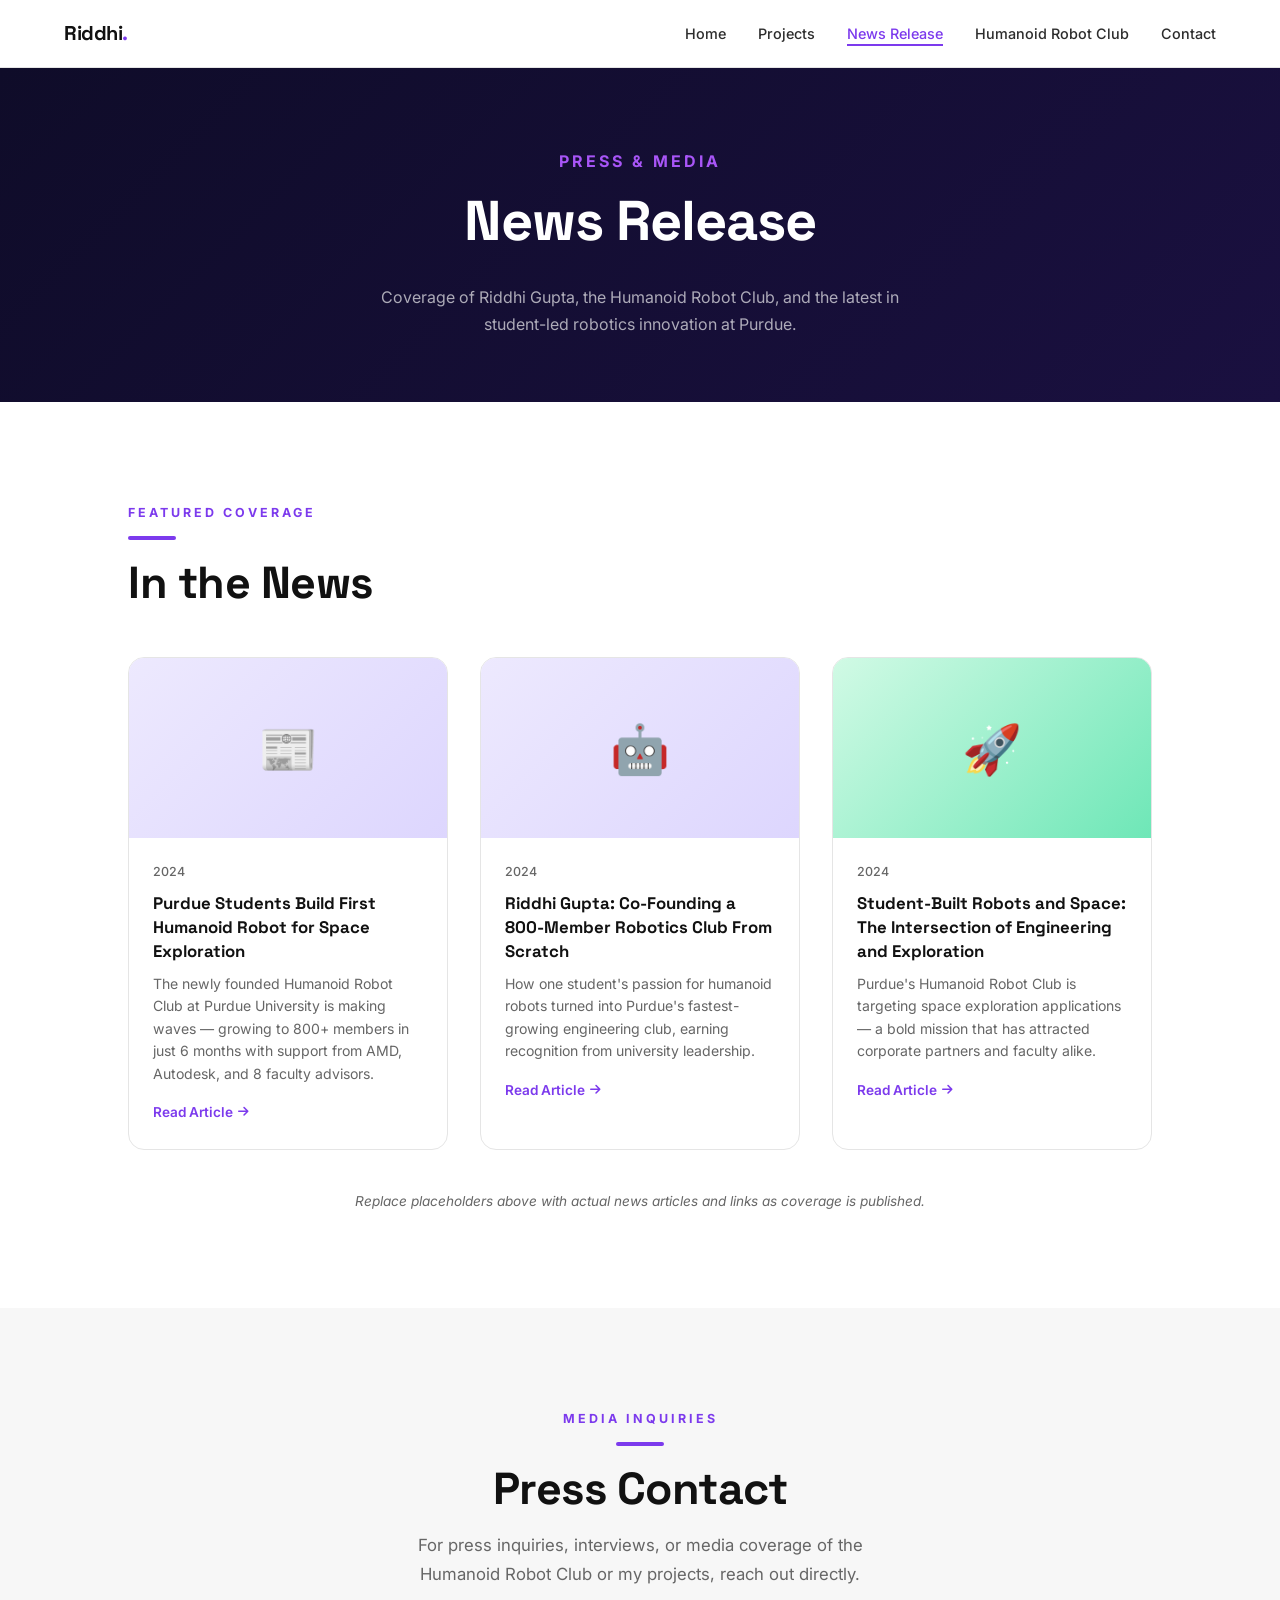
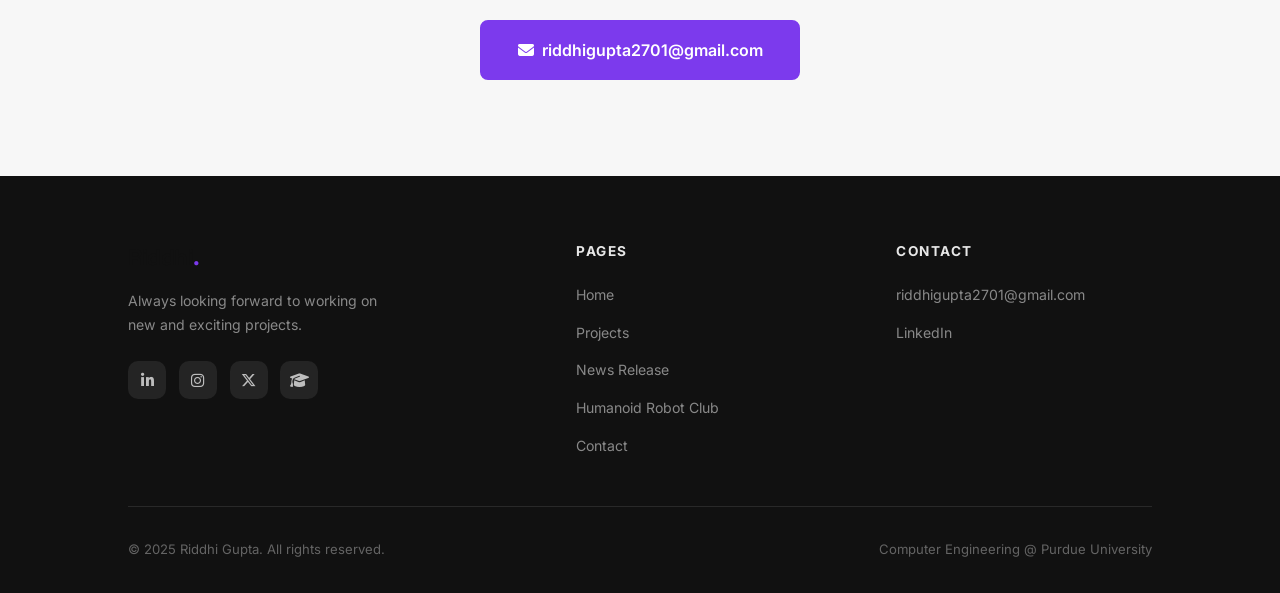
<file: news.html>
<!DOCTYPE html>
<html lang="en">
<head>
  <meta charset="UTF-8">
  <meta name="viewport" content="width=device-width, initial-scale=1.0">
  <title>News Release — Riddhi Gupta</title>
  <meta name="description" content="News and press coverage about Riddhi Gupta and the Humanoid Robot Club at Purdue University.">
  <link rel="stylesheet" href="styles.css">
  <link rel="preconnect" href="https://fonts.googleapis.com">
  <link rel="preconnect" href="https://fonts.gstatic.com" crossorigin>
  <link href="https://fonts.googleapis.com/css2?family=Inter:wght@300;400;500;600;700;800&family=Space+Grotesk:wght@400;500;600;700&display=swap" rel="stylesheet">
  <link rel="stylesheet" href="https://cdnjs.cloudflare.com/ajax/libs/font-awesome/6.5.0/css/all.min.css">
</head>
<body>

  <!-- Navigation -->
  <nav class="nav" id="navbar">
    <a href="index.html" class="nav-logo">Riddhi<span>.</span></a>
    <ul class="nav-links">
      <li><a href="index.html">Home</a></li>
      <li><a href="projects.html">Projects</a></li>
      <li><a href="news.html" class="active">News Release</a></li>
      <li><a href="hrc.html">Humanoid Robot Club</a></li>
      <li><a href="contact.html">Contact</a></li>
    </ul>
    <div class="nav-hamburger" id="hamburger" onclick="toggleMenu()">
      <span></span><span></span><span></span>
    </div>
  </nav>
  <div class="nav-mobile" id="mobileNav">
    <a href="index.html" onclick="closeMenu()">Home</a>
    <a href="projects.html" onclick="closeMenu()">Projects</a>
    <a href="news.html" onclick="closeMenu()">News Release</a>
    <a href="hrc.html" onclick="closeMenu()">Humanoid Robot Club</a>
    <a href="contact.html" onclick="closeMenu()">Contact</a>
  </div>

  <!-- Page Hero -->
  <div class="page-top">
    <div class="page-hero">
      <p class="section-label">Press & Media</p>
      <h1>News Release</h1>
      <p>Coverage of Riddhi Gupta, the Humanoid Robot Club, and the latest in student-led robotics innovation at Purdue.</p>
    </div>
  </div>

  <!-- Featured News -->
  <section>
    <p class="section-label">Featured Coverage</p>
    <div class="divider"></div>
    <h2 class="section-title" style="margin-bottom:3rem;">In the News</h2>
    <div class="news-grid">

      <div class="news-card">
        <div class="news-img">
          <!-- Replace with: <img src="images/news1.jpg" alt="News Article"> -->
          <span>📰</span>
        </div>
        <div class="news-body">
          <div class="news-date">2024</div>
          <h3>Purdue Students Build First Humanoid Robot for Space Exploration</h3>
          <p>The newly founded Humanoid Robot Club at Purdue University is making waves — growing to 800+ members in just 6 months with support from AMD, Autodesk, and 8 faculty advisors.</p>
          <a href="#" class="news-link">Read Article <i class="fa-solid fa-arrow-right" style="font-size:0.75rem;"></i></a>
        </div>
      </div>

      <div class="news-card">
        <div class="news-img" style="background:linear-gradient(135deg,#ede9fe,#ddd6fe);">
          <!-- Replace with: <img src="images/news2.jpg" alt="News Article"> -->
          <span>🤖</span>
        </div>
        <div class="news-body">
          <div class="news-date">2024</div>
          <h3>Riddhi Gupta: Co-Founding a 800-Member Robotics Club From Scratch</h3>
          <p>How one student's passion for humanoid robots turned into Purdue's fastest-growing engineering club, earning recognition from university leadership.</p>
          <a href="#" class="news-link">Read Article <i class="fa-solid fa-arrow-right" style="font-size:0.75rem;"></i></a>
        </div>
      </div>

      <div class="news-card">
        <div class="news-img" style="background:linear-gradient(135deg,#d1fae5,#6ee7b7);">
          <!-- Replace with: <img src="images/news3.jpg" alt="News Article"> -->
          <span>🚀</span>
        </div>
        <div class="news-body">
          <div class="news-date">2024</div>
          <h3>Student-Built Robots and Space: The Intersection of Engineering and Exploration</h3>
          <p>Purdue's Humanoid Robot Club is targeting space exploration applications — a bold mission that has attracted corporate partners and faculty alike.</p>
          <a href="#" class="news-link">Read Article <i class="fa-solid fa-arrow-right" style="font-size:0.75rem;"></i></a>
        </div>
      </div>

    </div>
    <p style="text-align:center;margin-top:2.5rem;font-size:0.85rem;color:var(--text-muted);font-style:italic;">
      Replace placeholders above with actual news articles and links as coverage is published.
    </p>
  </section>

  <!-- Press Contact -->
  <section class="section-alt" style="text-align:center;">
    <p class="section-label">Media Inquiries</p>
    <div class="divider" style="margin:0 auto 1rem;"></div>
    <h2 class="section-title">Press Contact</h2>
    <p style="color:var(--text-muted);font-size:1.05rem;max-width:500px;margin:0 auto 2rem;line-height:1.7;">
      For press inquiries, interviews, or media coverage of the Humanoid Robot Club or my projects, reach out directly.
    </p>
    <a href="mailto:riddhigupta2701@gmail.com" class="btn btn-primary" style="font-size:1rem;padding:0.9rem 2.2rem;">
      <i class="fa-solid fa-envelope"></i> riddhigupta2701@gmail.com
    </a>
  </section>

  <!-- Footer -->
  <footer>
    <div class="footer-top">
      <div class="footer-brand">
        <div class="nav-logo">Riddhi<span>.</span></div>
        <p>Always looking forward to working on new and exciting projects.</p>
        <div class="footer-social">
          <a href="https://linkedin.com/in/theriddhigupta/" target="_blank" class="social-icon"><i class="fa-brands fa-linkedin-in"></i></a>
          <a href="#" class="social-icon"><i class="fa-brands fa-instagram"></i></a>
          <a href="#" class="social-icon"><i class="fa-brands fa-x-twitter"></i></a>
          <a href="#" class="social-icon"><i class="fa-solid fa-graduation-cap"></i></a>
        </div>
      </div>
      <div class="footer-col">
        <h4>Pages</h4>
        <ul>
          <li><a href="index.html">Home</a></li>
          <li><a href="projects.html">Projects</a></li>
          <li><a href="news.html">News Release</a></li>
          <li><a href="hrc.html">Humanoid Robot Club</a></li>
          <li><a href="contact.html">Contact</a></li>
        </ul>
      </div>
      <div class="footer-col">
        <h4>Contact</h4>
        <ul>
          <li><a href="mailto:riddhigupta2701@gmail.com">riddhigupta2701@gmail.com</a></li>
          <li><a href="https://linkedin.com/in/theriddhigupta/" target="_blank">LinkedIn</a></li>
        </ul>
      </div>
    </div>
    <div class="footer-bottom">
      <span>&copy; 2025 Riddhi Gupta. All rights reserved.</span>
      <span>Computer Engineering @ Purdue University</span>
    </div>
  </footer>

  <script src="script.js"></script>
</body>
</html>
</file>
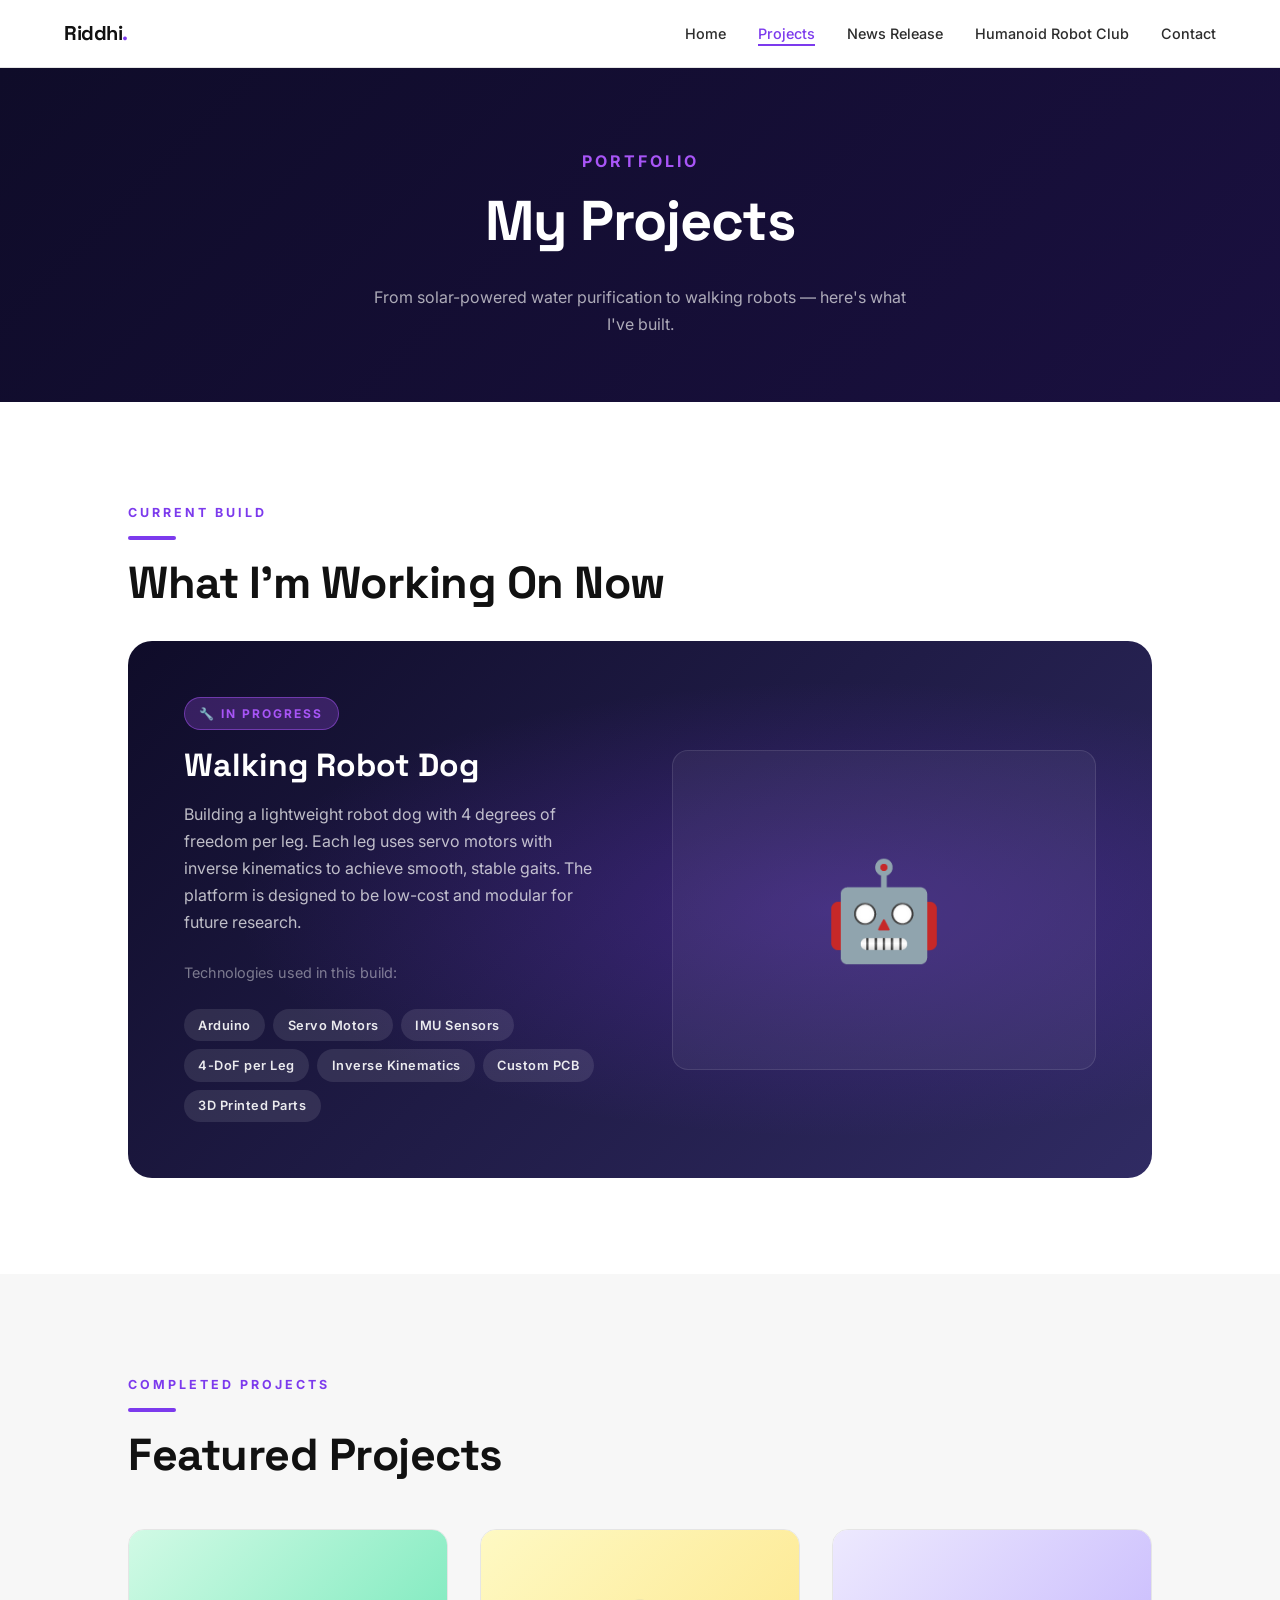
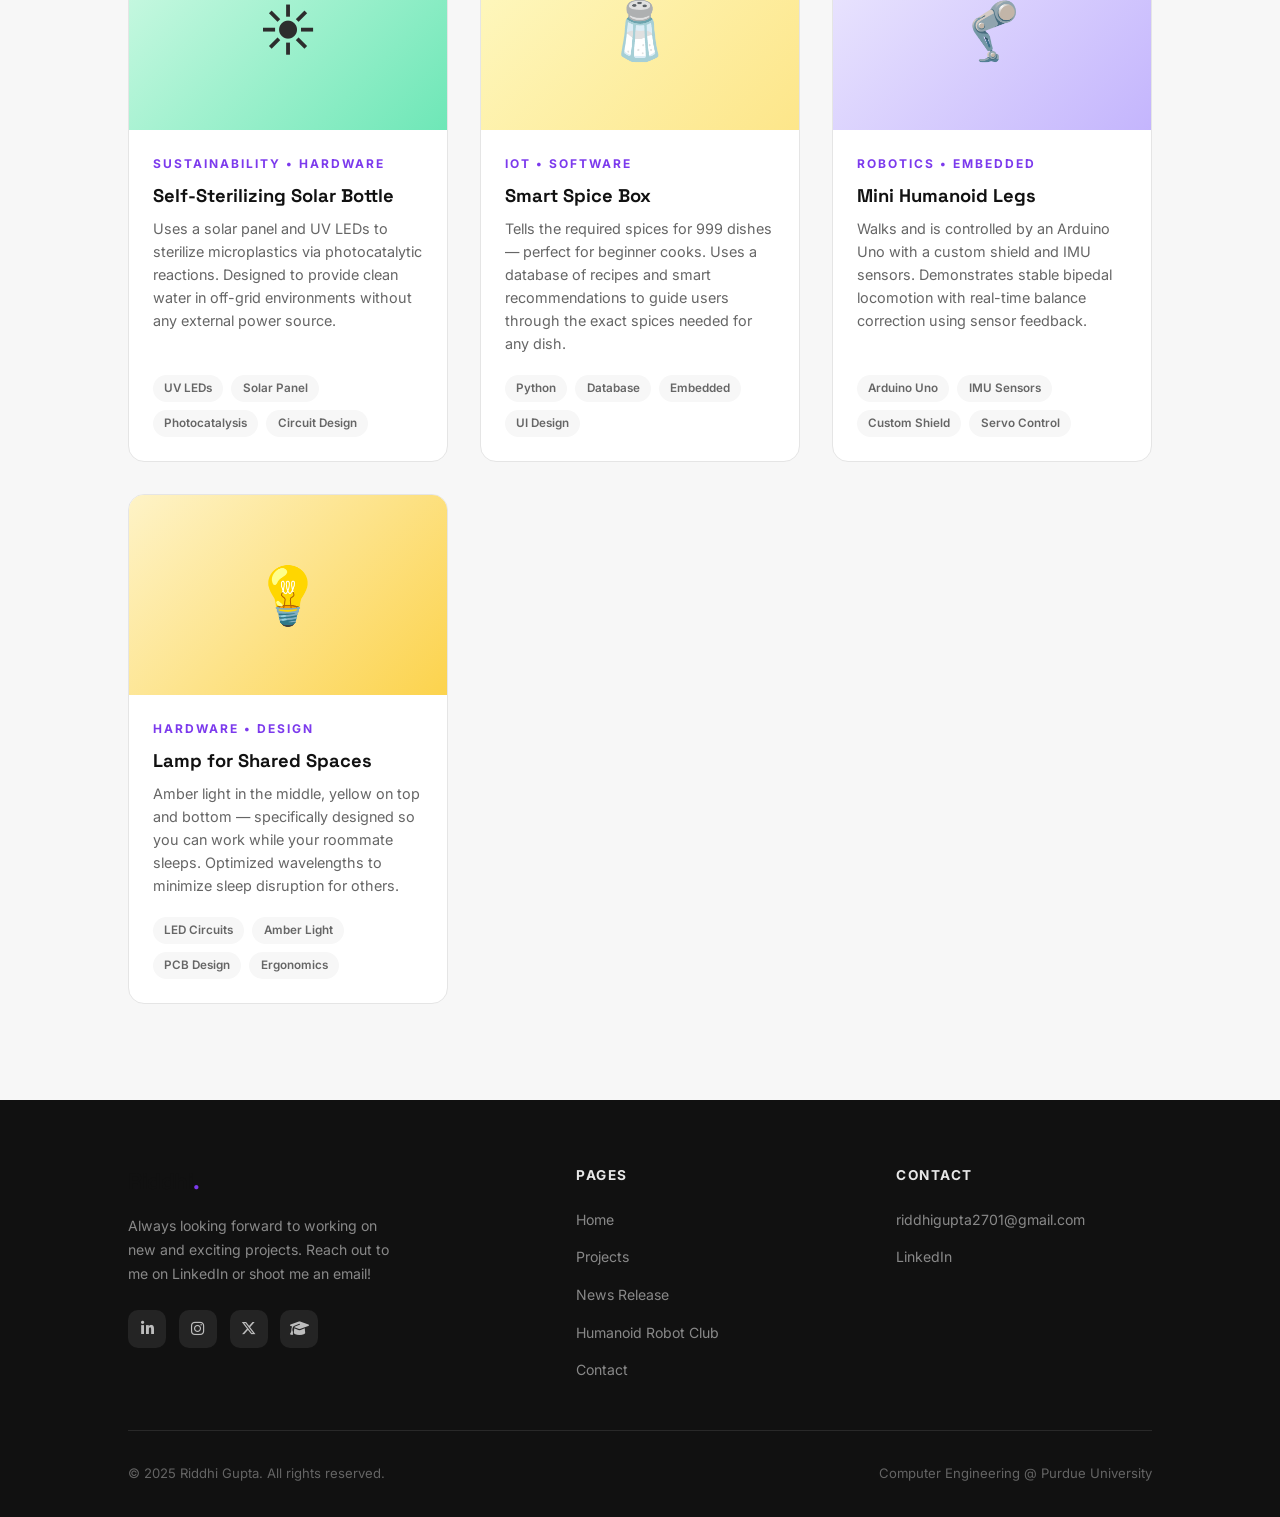
<file: projects.html>
<!DOCTYPE html>
<html lang="en">
<head>
  <meta charset="UTF-8">
  <meta name="viewport" content="width=device-width, initial-scale=1.0">
  <title>Projects — Riddhi Gupta</title>
  <meta name="description" content="Projects by Riddhi Gupta — robotics, hardware, and software engineering.">
  <link rel="stylesheet" href="styles.css">
  <link rel="preconnect" href="https://fonts.googleapis.com">
  <link rel="preconnect" href="https://fonts.gstatic.com" crossorigin>
  <link href="https://fonts.googleapis.com/css2?family=Inter:wght@300;400;500;600;700;800&family=Space+Grotesk:wght@400;500;600;700&display=swap" rel="stylesheet">
  <link rel="stylesheet" href="https://cdnjs.cloudflare.com/ajax/libs/font-awesome/6.5.0/css/all.min.css">
</head>
<body>

  <!-- Navigation -->
  <nav class="nav" id="navbar">
    <a href="index.html" class="nav-logo">Riddhi<span>.</span></a>
    <ul class="nav-links">
      <li><a href="index.html">Home</a></li>
      <li><a href="projects.html" class="active">Projects</a></li>
      <li><a href="news.html">News Release</a></li>
      <li><a href="hrc.html">Humanoid Robot Club</a></li>
      <li><a href="contact.html">Contact</a></li>
    </ul>
    <div class="nav-hamburger" id="hamburger" onclick="toggleMenu()">
      <span></span><span></span><span></span>
    </div>
  </nav>
  <div class="nav-mobile" id="mobileNav">
    <a href="index.html" onclick="closeMenu()">Home</a>
    <a href="projects.html" onclick="closeMenu()">Projects</a>
    <a href="news.html" onclick="closeMenu()">News Release</a>
    <a href="hrc.html" onclick="closeMenu()">Humanoid Robot Club</a>
    <a href="contact.html" onclick="closeMenu()">Contact</a>
  </div>

  <!-- Page Hero -->
  <div class="page-top">
    <div class="page-hero">
      <p class="section-label">Portfolio</p>
      <h1>My Projects</h1>
      <p>From solar-powered water purification to walking robots — here's what I've built.</p>
    </div>
  </div>

  <!-- Current Project -->
  <section>
    <p class="section-label">Current Build</p>
    <div class="divider"></div>
    <h2 class="section-title" style="margin-bottom:2rem;">What I'm Working On Now</h2>
    <div class="featured-project">
      <div class="featured-content">
        <div class="featured-badge">🔧 In Progress</div>
        <h3>Walking Robot Dog</h3>
        <p>Building a lightweight robot dog with 4 degrees of freedom per leg. Each leg uses servo motors with inverse kinematics to achieve smooth, stable gaits. The platform is designed to be low-cost and modular for future research.</p>
        <p style="margin-top:1rem;font-size:0.9rem;opacity:0.6;">Technologies used in this build:</p>
        <div style="display:flex;flex-wrap:wrap;gap:0.5rem;margin-top:0.5rem;">
          <span class="tag tag-dark">Arduino</span>
          <span class="tag tag-dark">Servo Motors</span>
          <span class="tag tag-dark">IMU Sensors</span>
          <span class="tag tag-dark">4-DoF per Leg</span>
          <span class="tag tag-dark">Inverse Kinematics</span>
          <span class="tag tag-dark">Custom PCB</span>
          <span class="tag tag-dark">3D Printed Parts</span>
        </div>
      </div>
      <div class="featured-img">
        <!-- Replace with: <img src="images/robot-dog.jpg" alt="Walking Robot Dog"> -->
        <span style="font-size:6rem;">🤖</span>
      </div>
    </div>
  </section>

  <!-- Past Projects -->
  <section class="section-alt">
    <p class="section-label">Completed Projects</p>
    <div class="divider"></div>
    <h2 class="section-title" style="margin-bottom:3rem;">Featured Projects</h2>
    <div class="projects-grid">

      <!-- Project 1 -->
      <div class="project-card">
        <div class="project-img" style="background:linear-gradient(135deg,#d1fae5,#6ee7b7);">
          <!-- Replace with: <img src="images/solar-bottle.jpg" alt="Self-Sterilizing Solar Bottle"> -->
          <span style="font-size:3.5rem;">☀️</span>
        </div>
        <div class="project-body">
          <div class="project-category">Sustainability &bull; Hardware</div>
          <h3>Self-Sterilizing Solar Bottle</h3>
          <p>Uses a solar panel and UV LEDs to sterilize microplastics via photocatalytic reactions. Designed to provide clean water in off-grid environments without any external power source.</p>
          <div class="project-footer">
            <span class="project-tag">UV LEDs</span>
            <span class="project-tag">Solar Panel</span>
            <span class="project-tag">Photocatalysis</span>
            <span class="project-tag">Circuit Design</span>
          </div>
        </div>
      </div>

      <!-- Project 2 -->
      <div class="project-card">
        <div class="project-img" style="background:linear-gradient(135deg,#fef9c3,#fde68a);">
          <!-- Replace with: <img src="images/spice-box.jpg" alt="Smart Spice Box"> -->
          <span style="font-size:3.5rem;">🧂</span>
        </div>
        <div class="project-body">
          <div class="project-category">IoT &bull; Software</div>
          <h3>Smart Spice Box</h3>
          <p>Tells the required spices for 999 dishes — perfect for beginner cooks. Uses a database of recipes and smart recommendations to guide users through the exact spices needed for any dish.</p>
          <div class="project-footer">
            <span class="project-tag">Python</span>
            <span class="project-tag">Database</span>
            <span class="project-tag">Embedded</span>
            <span class="project-tag">UI Design</span>
          </div>
        </div>
      </div>

      <!-- Project 3 -->
      <div class="project-card">
        <div class="project-img" style="background:linear-gradient(135deg,#ede9fe,#c4b5fd);">
          <!-- Replace with: <img src="images/humanoid-legs.jpg" alt="Mini Humanoid Legs"> -->
          <span style="font-size:3.5rem;">🦿</span>
        </div>
        <div class="project-body">
          <div class="project-category">Robotics &bull; Embedded</div>
          <h3>Mini Humanoid Legs</h3>
          <p>Walks and is controlled by an Arduino Uno with a custom shield and IMU sensors. Demonstrates stable bipedal locomotion with real-time balance correction using sensor feedback.</p>
          <div class="project-footer">
            <span class="project-tag">Arduino Uno</span>
            <span class="project-tag">IMU Sensors</span>
            <span class="project-tag">Custom Shield</span>
            <span class="project-tag">Servo Control</span>
          </div>
        </div>
      </div>

      <!-- Project 4 -->
      <div class="project-card">
        <div class="project-img" style="background:linear-gradient(135deg,#fef3c7,#fcd34d);">
          <!-- Replace with: <img src="images/lamp.jpg" alt="Lamp for Shared Spaces"> -->
          <span style="font-size:3.5rem;">💡</span>
        </div>
        <div class="project-body">
          <div class="project-category">Hardware &bull; Design</div>
          <h3>Lamp for Shared Spaces</h3>
          <p>Amber light in the middle, yellow on top and bottom — specifically designed so you can work while your roommate sleeps. Optimized wavelengths to minimize sleep disruption for others.</p>
          <div class="project-footer">
            <span class="project-tag">LED Circuits</span>
            <span class="project-tag">Amber Light</span>
            <span class="project-tag">PCB Design</span>
            <span class="project-tag">Ergonomics</span>
          </div>
        </div>
      </div>

    </div>
  </section>

  <!-- Footer -->
  <footer>
    <div class="footer-top">
      <div class="footer-brand">
        <div class="nav-logo">Riddhi<span>.</span></div>
        <p>Always looking forward to working on new and exciting projects. Reach out to me on LinkedIn or shoot me an email!</p>
        <div class="footer-social">
          <a href="https://linkedin.com/in/theriddhigupta/" target="_blank" class="social-icon"><i class="fa-brands fa-linkedin-in"></i></a>
          <a href="#" class="social-icon"><i class="fa-brands fa-instagram"></i></a>
          <a href="#" class="social-icon"><i class="fa-brands fa-x-twitter"></i></a>
          <a href="#" class="social-icon"><i class="fa-solid fa-graduation-cap"></i></a>
        </div>
      </div>
      <div class="footer-col">
        <h4>Pages</h4>
        <ul>
          <li><a href="index.html">Home</a></li>
          <li><a href="projects.html">Projects</a></li>
          <li><a href="news.html">News Release</a></li>
          <li><a href="hrc.html">Humanoid Robot Club</a></li>
          <li><a href="contact.html">Contact</a></li>
        </ul>
      </div>
      <div class="footer-col">
        <h4>Contact</h4>
        <ul>
          <li><a href="mailto:riddhigupta2701@gmail.com">riddhigupta2701@gmail.com</a></li>
          <li><a href="https://linkedin.com/in/theriddhigupta/" target="_blank">LinkedIn</a></li>
        </ul>
      </div>
    </div>
    <div class="footer-bottom">
      <span>&copy; 2025 Riddhi Gupta. All rights reserved.</span>
      <span>Computer Engineering @ Purdue University</span>
    </div>
  </footer>

  <script src="script.js"></script>
</body>
</html>
</file>
<file: styles.css>
/* ===== CSS Variables ===== */
:root {
  --bg: #ffffff;
  --bg-alt: #f7f7f7;
  --dark: #111111;
  --dark2: #1e1e2e;
  --text: #2d2d2d;
  --text-muted: #666666;
  --accent: #7c3aed;
  --accent2: #a855f7;
  --accent-light: #ede9fe;
  --border: #e5e5e5;
  --card-shadow: 0 4px 24px rgba(0,0,0,0.08);
  --nav-height: 68px;
  --font-main: 'Inter', sans-serif;
  --font-display: 'Space Grotesk', sans-serif;
}

/* ===== Reset ===== */
*, *::before, *::after { box-sizing: border-box; margin: 0; padding: 0; }
html { scroll-behavior: smooth; }
body {
  font-family: var(--font-main);
  color: var(--text);
  background: var(--bg);
  line-height: 1.65;
  overflow-x: hidden;
}
img { max-width: 100%; display: block; }
a { text-decoration: none; color: inherit; }
ul { list-style: none; }

/* ===== Navigation ===== */
.nav {
  position: fixed;
  top: 0; left: 0; right: 0;
  height: var(--nav-height);
  background: rgba(255,255,255,0.95);
  backdrop-filter: blur(10px);
  -webkit-backdrop-filter: blur(10px);
  border-bottom: 1px solid var(--border);
  z-index: 1000;
  display: flex;
  align-items: center;
  justify-content: space-between;
  padding: 0 5%;
  transition: box-shadow 0.3s;
}
.nav.scrolled { box-shadow: 0 2px 20px rgba(0,0,0,0.1); }
.nav-logo {
  font-family: var(--font-display);
  font-size: 1.25rem;
  font-weight: 700;
  color: var(--dark);
  letter-spacing: -0.5px;
}
.nav-logo span { color: var(--accent); }
.nav-links {
  display: flex;
  gap: 2rem;
  align-items: center;
}
.nav-links a {
  font-size: 0.9rem;
  font-weight: 500;
  color: var(--text);
  transition: color 0.2s;
  position: relative;
  padding-bottom: 2px;
}
.nav-links a::after {
  content: '';
  position: absolute;
  bottom: -2px; left: 0;
  width: 0; height: 2px;
  background: var(--accent);
  transition: width 0.25s;
}
.nav-links a:hover, .nav-links a.active { color: var(--accent); }
.nav-links a:hover::after, .nav-links a.active::after { width: 100%; }
.nav-hamburger {
  display: none;
  flex-direction: column;
  gap: 5px;
  cursor: pointer;
  padding: 4px;
}
.nav-hamburger span {
  display: block;
  width: 24px; height: 2px;
  background: var(--dark);
  border-radius: 2px;
  transition: all 0.3s;
}
.nav-hamburger.open span:nth-child(1) { transform: translateY(7px) rotate(45deg); }
.nav-hamburger.open span:nth-child(2) { opacity: 0; }
.nav-hamburger.open span:nth-child(3) { transform: translateY(-7px) rotate(-45deg); }

/* Mobile nav */
.nav-mobile {
  display: none;
  position: fixed;
  top: var(--nav-height);
  left: 0; right: 0;
  background: white;
  border-bottom: 1px solid var(--border);
  flex-direction: column;
  padding: 1.5rem 5%;
  gap: 1.2rem;
  z-index: 999;
  box-shadow: 0 8px 24px rgba(0,0,0,0.08);
}
.nav-mobile.open { display: flex; }
.nav-mobile a {
  font-size: 1rem;
  font-weight: 500;
  color: var(--text);
  padding: 0.4rem 0;
  border-bottom: 1px solid var(--border);
}
.nav-mobile a:last-child { border-bottom: none; }

/* ===== Page Offset ===== */
.page-top { padding-top: var(--nav-height); }

/* ===== Hero ===== */
.hero {
  min-height: calc(100vh - var(--nav-height));
  background: linear-gradient(135deg, #0f0c29 0%, #302b63 50%, #24243e 100%);
  display: flex;
  align-items: center;
  padding: 5% 10%;
  position: relative;
  overflow: hidden;
}
.hero::before {
  content: '';
  position: absolute;
  inset: 0;
  background:
    radial-gradient(ellipse at 20% 50%, rgba(124,58,237,0.25) 0%, transparent 60%),
    radial-gradient(ellipse at 80% 20%, rgba(168,85,247,0.15) 0%, transparent 50%);
}
.hero-content {
  position: relative;
  z-index: 1;
  max-width: 750px;
}
.hero-eyebrow {
  font-size: 0.85rem;
  font-weight: 600;
  letter-spacing: 3px;
  text-transform: uppercase;
  color: var(--accent2);
  margin-bottom: 1.2rem;
}
.hero h1 {
  font-family: var(--font-display);
  font-size: clamp(2.8rem, 6vw, 5rem);
  font-weight: 700;
  color: white;
  line-height: 1.1;
  letter-spacing: -1.5px;
  margin-bottom: 1.5rem;
}
.hero h1 span { color: var(--accent2); }
.hero-tagline {
  font-size: clamp(1rem, 2vw, 1.2rem);
  color: rgba(255,255,255,0.75);
  max-width: 560px;
  margin-bottom: 2.5rem;
  line-height: 1.7;
}
.hero-cta {
  display: flex;
  gap: 1rem;
  flex-wrap: wrap;
}
.btn {
  display: inline-flex;
  align-items: center;
  gap: 0.5rem;
  padding: 0.8rem 1.8rem;
  border-radius: 8px;
  font-size: 0.9rem;
  font-weight: 600;
  cursor: pointer;
  border: 2px solid transparent;
  transition: all 0.25s;
}
.btn-primary {
  background: var(--accent);
  color: white;
  border-color: var(--accent);
}
.btn-primary:hover {
  background: #6d28d9;
  border-color: #6d28d9;
  transform: translateY(-2px);
  box-shadow: 0 8px 20px rgba(124,58,237,0.4);
}
.btn-outline {
  background: transparent;
  color: white;
  border-color: rgba(255,255,255,0.5);
}
.btn-outline:hover {
  background: rgba(255,255,255,0.1);
  border-color: white;
  transform: translateY(-2px);
}
.btn-dark {
  background: var(--dark);
  color: white;
  border-color: var(--dark);
}
.btn-dark:hover {
  background: #333;
  transform: translateY(-2px);
  box-shadow: 0 8px 20px rgba(0,0,0,0.3);
}

/* ===== Sections ===== */
section {
  padding: 6rem 10%;
}
.section-alt { background: var(--bg-alt); }
.section-dark {
  background: var(--dark2);
  color: white;
}
.section-label {
  display: inline-block;
  font-size: 0.78rem;
  font-weight: 700;
  letter-spacing: 3px;
  text-transform: uppercase;
  color: var(--accent);
  margin-bottom: 0.75rem;
}
.section-dark .section-label { color: var(--accent2); }
.section-title {
  font-family: var(--font-display);
  font-size: clamp(2rem, 4vw, 2.8rem);
  font-weight: 700;
  color: var(--dark);
  letter-spacing: -0.5px;
  line-height: 1.2;
  margin-bottom: 1rem;
}
.section-dark .section-title { color: white; }
.section-subtitle {
  font-size: 1.05rem;
  color: var(--text-muted);
  max-width: 580px;
  margin-bottom: 3.5rem;
}
.section-dark .section-subtitle { color: rgba(255,255,255,0.6); }
.divider {
  width: 48px; height: 4px;
  background: var(--accent);
  border-radius: 2px;
  margin-bottom: 1rem;
}

/* ===== About Section ===== */
.about-grid {
  display: grid;
  grid-template-columns: 1fr 1fr;
  gap: 5rem;
  align-items: center;
}
.about-img-wrap {
  position: relative;
}
.about-img-placeholder {
  width: 100%;
  aspect-ratio: 4/5;
  background: linear-gradient(135deg, #ede9fe, #ddd6fe);
  border-radius: 20px;
  display: flex;
  align-items: center;
  justify-content: center;
  overflow: hidden;
  position: relative;
}
.about-img-placeholder img {
  width: 100%; height: 100%;
  object-fit: cover;
  border-radius: 20px;
}
.about-img-badge {
  position: absolute;
  bottom: -1.5rem;
  right: -1.5rem;
  background: var(--accent);
  color: white;
  padding: 1rem 1.5rem;
  border-radius: 14px;
  font-weight: 700;
  font-size: 0.85rem;
  text-align: center;
  line-height: 1.3;
  box-shadow: 0 8px 24px rgba(124,58,237,0.4);
}
.about-img-badge strong { font-size: 1.5rem; display: block; }
.about-text p {
  color: var(--text-muted);
  font-size: 1.05rem;
  margin-bottom: 1.2rem;
  line-height: 1.8;
}
.about-tags {
  display: flex;
  flex-wrap: wrap;
  gap: 0.6rem;
  margin: 1.5rem 0 2rem;
}
.tag {
  background: var(--accent-light);
  color: var(--accent);
  font-size: 0.8rem;
  font-weight: 600;
  padding: 0.35rem 0.9rem;
  border-radius: 999px;
  letter-spacing: 0.5px;
}
.tag-dark {
  background: rgba(255,255,255,0.1);
  color: rgba(255,255,255,0.9);
}

/* ===== Stats Bar ===== */
.stats-bar {
  display: grid;
  grid-template-columns: repeat(auto-fit, minmax(150px, 1fr));
  gap: 0;
  background: var(--dark2);
  text-align: center;
}
.stat-item {
  padding: 2.5rem 1rem;
  border-right: 1px solid rgba(255,255,255,0.08);
}
.stat-item:last-child { border-right: none; }
.stat-num {
  font-family: var(--font-display);
  font-size: 2.5rem;
  font-weight: 700;
  color: var(--accent2);
  line-height: 1;
  margin-bottom: 0.4rem;
}
.stat-label {
  font-size: 0.82rem;
  color: rgba(255,255,255,0.55);
  font-weight: 500;
  letter-spacing: 0.5px;
}

/* ===== Project Cards ===== */
.projects-grid {
  display: grid;
  grid-template-columns: repeat(auto-fit, minmax(280px, 1fr));
  gap: 2rem;
}
.project-card {
  background: white;
  border-radius: 16px;
  overflow: hidden;
  border: 1px solid var(--border);
  transition: transform 0.25s, box-shadow 0.25s;
  display: flex;
  flex-direction: column;
}
.project-card:hover {
  transform: translateY(-6px);
  box-shadow: var(--card-shadow);
}
.project-img {
  width: 100%;
  height: 200px;
  background: linear-gradient(135deg, #ede9fe 0%, #c4b5fd 100%);
  display: flex;
  align-items: center;
  justify-content: center;
  font-size: 3rem;
  overflow: hidden;
  position: relative;
}
.project-img img {
  width: 100%; height: 100%;
  object-fit: cover;
}
.project-img-label {
  position: absolute;
  font-size: 0.75rem;
  color: rgba(0,0,0,0.4);
  font-style: italic;
}
.project-body {
  padding: 1.5rem;
  flex: 1;
  display: flex;
  flex-direction: column;
}
.project-category {
  font-size: 0.75rem;
  font-weight: 700;
  letter-spacing: 2px;
  text-transform: uppercase;
  color: var(--accent);
  margin-bottom: 0.6rem;
}
.project-card h3 {
  font-family: var(--font-display);
  font-size: 1.15rem;
  font-weight: 700;
  color: var(--dark);
  margin-bottom: 0.6rem;
  line-height: 1.3;
}
.project-card p {
  font-size: 0.9rem;
  color: var(--text-muted);
  line-height: 1.6;
  flex: 1;
}
.project-footer {
  margin-top: 1.2rem;
  display: flex;
  gap: 0.5rem;
  flex-wrap: wrap;
}
.project-tag {
  font-size: 0.73rem;
  font-weight: 600;
  background: var(--bg-alt);
  color: var(--text-muted);
  padding: 0.25rem 0.7rem;
  border-radius: 999px;
}

/* ===== Current Project (Featured) ===== */
.featured-project {
  display: grid;
  grid-template-columns: 1fr 1fr;
  gap: 4rem;
  align-items: center;
  background: linear-gradient(135deg, #0f0c29, #302b63);
  border-radius: 24px;
  padding: 3.5rem;
  color: white;
  overflow: hidden;
  position: relative;
}
.featured-project::before {
  content: '';
  position: absolute;
  inset: 0;
  background: radial-gradient(ellipse at 70% 50%, rgba(124,58,237,0.3) 0%, transparent 60%);
}
.featured-content { position: relative; z-index: 1; }
.featured-badge {
  display: inline-block;
  background: rgba(168,85,247,0.25);
  border: 1px solid rgba(168,85,247,0.5);
  color: var(--accent2);
  font-size: 0.75rem;
  font-weight: 700;
  letter-spacing: 2px;
  text-transform: uppercase;
  padding: 0.35rem 0.9rem;
  border-radius: 999px;
  margin-bottom: 1rem;
}
.featured-content h3 {
  font-family: var(--font-display);
  font-size: 2rem;
  font-weight: 700;
  line-height: 1.2;
  margin-bottom: 1rem;
}
.featured-content p {
  font-size: 1rem;
  color: rgba(255,255,255,0.72);
  line-height: 1.7;
  margin-bottom: 1.5rem;
}
.featured-img {
  position: relative;
  z-index: 1;
  height: 320px;
  background: rgba(255,255,255,0.05);
  border-radius: 16px;
  border: 1px solid rgba(255,255,255,0.1);
  display: flex;
  align-items: center;
  justify-content: center;
  font-size: 5rem;
  overflow: hidden;
}
.featured-img img {
  width: 100%; height: 100%;
  object-fit: cover;
  border-radius: 16px;
}

/* ===== Skills ===== */
.skills-grid {
  display: grid;
  grid-template-columns: repeat(auto-fit, minmax(280px, 1fr));
  gap: 2rem;
}
.skill-group {
  background: white;
  border: 1px solid var(--border);
  border-radius: 16px;
  padding: 1.8rem;
}
.skill-group-title {
  font-family: var(--font-display);
  font-size: 0.85rem;
  font-weight: 700;
  letter-spacing: 2px;
  text-transform: uppercase;
  color: var(--accent);
  margin-bottom: 1rem;
  display: flex;
  align-items: center;
  gap: 0.5rem;
}
.skill-group-title::before {
  content: '';
  display: inline-block;
  width: 8px; height: 8px;
  background: var(--accent);
  border-radius: 50%;
}
.skill-tags {
  display: flex;
  flex-wrap: wrap;
  gap: 0.5rem;
}
.skill-tag {
  background: var(--bg-alt);
  color: var(--text);
  font-size: 0.8rem;
  font-weight: 500;
  padding: 0.35rem 0.85rem;
  border-radius: 999px;
  border: 1px solid var(--border);
  transition: all 0.2s;
}
.skill-tag:hover {
  background: var(--accent-light);
  color: var(--accent);
  border-color: var(--accent);
}

/* ===== Leadership / Involvement ===== */
.involvement-list {
  display: grid;
  grid-template-columns: repeat(auto-fit, minmax(280px, 1fr));
  gap: 1.5rem;
}
.involvement-card {
  background: rgba(255,255,255,0.04);
  border: 1px solid rgba(255,255,255,0.1);
  border-radius: 14px;
  padding: 1.8rem;
  transition: background 0.2s, border-color 0.2s;
}
.involvement-card:hover {
  background: rgba(124,58,237,0.1);
  border-color: rgba(124,58,237,0.4);
}
.involvement-icon {
  font-size: 1.8rem;
  margin-bottom: 0.8rem;
}
.involvement-card h4 {
  font-family: var(--font-display);
  font-size: 1rem;
  font-weight: 700;
  color: white;
  margin-bottom: 0.3rem;
}
.involvement-card .role {
  font-size: 0.82rem;
  color: var(--accent2);
  font-weight: 600;
  margin-bottom: 0.6rem;
}
.involvement-card p {
  font-size: 0.88rem;
  color: rgba(255,255,255,0.55);
  line-height: 1.6;
}

/* ===== Soft Skills ===== */
.soft-skills-grid {
  display: grid;
  grid-template-columns: 1fr 1.5fr;
  gap: 4rem;
  align-items: start;
}
.soft-skill-cards {
  display: grid;
  grid-template-columns: 1fr 1fr;
  gap: 1rem;
}
.soft-card {
  background: white;
  border: 1px solid var(--border);
  border-radius: 14px;
  padding: 1.5rem 1.2rem;
  text-align: center;
  transition: transform 0.2s, box-shadow 0.2s;
}
.soft-card:hover {
  transform: translateY(-4px);
  box-shadow: var(--card-shadow);
}
.soft-card-icon { font-size: 2rem; margin-bottom: 0.6rem; }
.soft-card h4 {
  font-family: var(--font-display);
  font-size: 1rem;
  font-weight: 700;
  color: var(--dark);
}
.soft-quotes blockquote {
  font-size: 1.05rem;
  color: var(--text-muted);
  line-height: 1.8;
  padding-left: 1.5rem;
  border-left: 3px solid var(--accent);
  margin-bottom: 1.5rem;
}

/* ===== HRC Hero ===== */
.hrc-hero {
  background: linear-gradient(135deg, #0f0c29, #1a1040);
  color: white;
  padding: 7rem 10% 5rem;
  text-align: center;
}
.hrc-hero .section-label { color: var(--accent2); }
.hrc-hero h1 {
  font-family: var(--font-display);
  font-size: clamp(2.5rem, 5vw, 4rem);
  font-weight: 700;
  letter-spacing: -1px;
  margin-bottom: 1.2rem;
}
.hrc-hero p {
  font-size: 1.1rem;
  color: rgba(255,255,255,0.7);
  max-width: 650px;
  margin: 0 auto 2.5rem;
  line-height: 1.7;
}

/* ===== News Cards ===== */
.news-grid {
  display: grid;
  grid-template-columns: repeat(auto-fit, minmax(300px, 1fr));
  gap: 2rem;
}
.news-card {
  background: white;
  border: 1px solid var(--border);
  border-radius: 16px;
  overflow: hidden;
  transition: transform 0.25s, box-shadow 0.25s;
}
.news-card:hover {
  transform: translateY(-5px);
  box-shadow: var(--card-shadow);
}
.news-img {
  height: 180px;
  background: linear-gradient(135deg, #ede9fe, #ddd6fe);
  display: flex;
  align-items: center;
  justify-content: center;
  font-size: 3rem;
  overflow: hidden;
}
.news-img img { width: 100%; height: 100%; object-fit: cover; }
.news-body { padding: 1.5rem; }
.news-date {
  font-size: 0.78rem;
  color: var(--text-muted);
  margin-bottom: 0.6rem;
  font-weight: 500;
}
.news-card h3 {
  font-family: var(--font-display);
  font-size: 1.05rem;
  font-weight: 700;
  color: var(--dark);
  margin-bottom: 0.6rem;
  line-height: 1.4;
}
.news-card p { font-size: 0.88rem; color: var(--text-muted); line-height: 1.6; }
.news-link {
  display: inline-flex;
  align-items: center;
  gap: 0.3rem;
  font-size: 0.85rem;
  font-weight: 600;
  color: var(--accent);
  margin-top: 1rem;
  transition: gap 0.2s;
}
.news-link:hover { gap: 0.6rem; }

/* ===== Contact Section ===== */
.contact-grid {
  display: grid;
  grid-template-columns: 1fr 1.2fr;
  gap: 5rem;
  align-items: start;
}
.contact-info h2 {
  font-family: var(--font-display);
  font-size: clamp(1.8rem, 3vw, 2.4rem);
  font-weight: 700;
  color: var(--dark);
  letter-spacing: -0.5px;
  margin-bottom: 1rem;
}
.contact-info p {
  color: var(--text-muted);
  font-size: 1rem;
  line-height: 1.7;
  margin-bottom: 2rem;
}
.contact-links { display: flex; flex-direction: column; gap: 1rem; }
.contact-link-item {
  display: flex;
  align-items: center;
  gap: 1rem;
  padding: 1rem 1.2rem;
  background: var(--bg-alt);
  border: 1px solid var(--border);
  border-radius: 12px;
  transition: all 0.2s;
}
.contact-link-item:hover {
  background: var(--accent-light);
  border-color: var(--accent);
  transform: translateX(4px);
}
.contact-link-icon {
  width: 40px; height: 40px;
  background: var(--accent);
  border-radius: 10px;
  display: flex;
  align-items: center;
  justify-content: center;
  color: white;
  font-size: 1rem;
  flex-shrink: 0;
}
.contact-link-text strong {
  display: block;
  font-size: 0.85rem;
  font-weight: 700;
  color: var(--dark);
  margin-bottom: 0.1rem;
}
.contact-link-text span {
  font-size: 0.82rem;
  color: var(--text-muted);
}
.contact-form {
  background: white;
  border: 1px solid var(--border);
  border-radius: 20px;
  padding: 2.5rem;
  box-shadow: var(--card-shadow);
}
.contact-form h3 {
  font-family: var(--font-display);
  font-size: 1.3rem;
  font-weight: 700;
  color: var(--dark);
  margin-bottom: 1.5rem;
}
.form-group { margin-bottom: 1.2rem; }
.form-group label {
  display: block;
  font-size: 0.85rem;
  font-weight: 600;
  color: var(--text);
  margin-bottom: 0.4rem;
}
.form-group input,
.form-group textarea,
.form-group select {
  width: 100%;
  padding: 0.75rem 1rem;
  border: 1.5px solid var(--border);
  border-radius: 10px;
  font-family: var(--font-main);
  font-size: 0.9rem;
  color: var(--text);
  background: white;
  transition: border-color 0.2s, box-shadow 0.2s;
  outline: none;
}
.form-group input:focus,
.form-group textarea:focus {
  border-color: var(--accent);
  box-shadow: 0 0 0 3px rgba(124,58,237,0.1);
}
.form-group textarea {
  height: 130px;
  resize: vertical;
}
.form-row {
  display: grid;
  grid-template-columns: 1fr 1fr;
  gap: 1rem;
}
.form-submit {
  width: 100%;
  padding: 0.9rem;
  background: var(--accent);
  color: white;
  border: none;
  border-radius: 10px;
  font-family: var(--font-main);
  font-size: 1rem;
  font-weight: 700;
  cursor: pointer;
  transition: all 0.25s;
  margin-top: 0.5rem;
}
.form-submit:hover {
  background: #6d28d9;
  transform: translateY(-2px);
  box-shadow: 0 8px 20px rgba(124,58,237,0.3);
}

/* ===== Footer ===== */
footer {
  background: var(--dark);
  color: white;
  padding: 4rem 10% 2rem;
}
.footer-top {
  display: grid;
  grid-template-columns: 1.5fr 1fr 1fr;
  gap: 4rem;
  padding-bottom: 3rem;
  border-bottom: 1px solid rgba(255,255,255,0.1);
  margin-bottom: 2rem;
}
.footer-brand .nav-logo { font-size: 1.4rem; margin-bottom: 0.8rem; }
.footer-brand p {
  font-size: 0.88rem;
  color: rgba(255,255,255,0.5);
  line-height: 1.7;
  margin-bottom: 1.5rem;
  max-width: 280px;
}
.footer-social { display: flex; gap: 0.8rem; }
.social-icon {
  width: 38px; height: 38px;
  background: rgba(255,255,255,0.08);
  border-radius: 10px;
  display: flex;
  align-items: center;
  justify-content: center;
  font-size: 0.95rem;
  color: rgba(255,255,255,0.7);
  transition: all 0.2s;
}
.social-icon:hover {
  background: var(--accent);
  color: white;
  transform: translateY(-3px);
}
.footer-col h4 {
  font-size: 0.85rem;
  font-weight: 700;
  letter-spacing: 1.5px;
  text-transform: uppercase;
  color: rgba(255,255,255,0.9);
  margin-bottom: 1.2rem;
}
.footer-col ul { display: flex; flex-direction: column; gap: 0.7rem; }
.footer-col ul a {
  font-size: 0.88rem;
  color: rgba(255,255,255,0.5);
  transition: color 0.2s;
}
.footer-col ul a:hover { color: var(--accent2); }
.footer-bottom {
  display: flex;
  justify-content: space-between;
  align-items: center;
  font-size: 0.82rem;
  color: rgba(255,255,255,0.35);
  flex-wrap: wrap;
  gap: 0.5rem;
}

/* ===== Page Hero (inner pages) ===== */
.page-hero {
  padding: 5rem 10% 4rem;
  background: linear-gradient(135deg, #0f0c29, #1a1040);
  color: white;
  text-align: center;
}
.page-hero .section-label { color: var(--accent2); }
.page-hero h1 {
  font-family: var(--font-display);
  font-size: clamp(2.2rem, 4.5vw, 3.5rem);
  font-weight: 700;
  letter-spacing: -1px;
  margin-bottom: 1rem;
}
.page-hero p {
  font-size: 1rem;
  color: rgba(255,255,255,0.65);
  max-width: 550px;
  margin: 0 auto;
  line-height: 1.7;
}

/* ===== Responsive ===== */
@media (max-width: 900px) {
  section { padding: 4rem 6%; }
  .hero { padding: 4rem 6%; }
  .about-grid { grid-template-columns: 1fr; gap: 3rem; }
  .soft-skills-grid { grid-template-columns: 1fr; }
  .contact-grid { grid-template-columns: 1fr; gap: 3rem; }
  .featured-project { grid-template-columns: 1fr; }
  .footer-top { grid-template-columns: 1fr 1fr; gap: 2.5rem; }
  .footer-brand { grid-column: 1 / -1; }
}
@media (max-width: 680px) {
  .nav-links { display: none; }
  .nav-hamburger { display: flex; }
  .hero { padding: 3rem 5%; text-align: center; }
  .hero-cta { justify-content: center; }
  section { padding: 3.5rem 5%; }
  .form-row { grid-template-columns: 1fr; }
  .footer-top { grid-template-columns: 1fr; gap: 2rem; }
  .footer-bottom { flex-direction: column; text-align: center; }
  .soft-skill-cards { grid-template-columns: 1fr 1fr; }
  .stats-bar { grid-template-columns: 1fr 1fr; }
  .stat-item { border-right: none; border-bottom: 1px solid rgba(255,255,255,0.08); }
}
</file>
